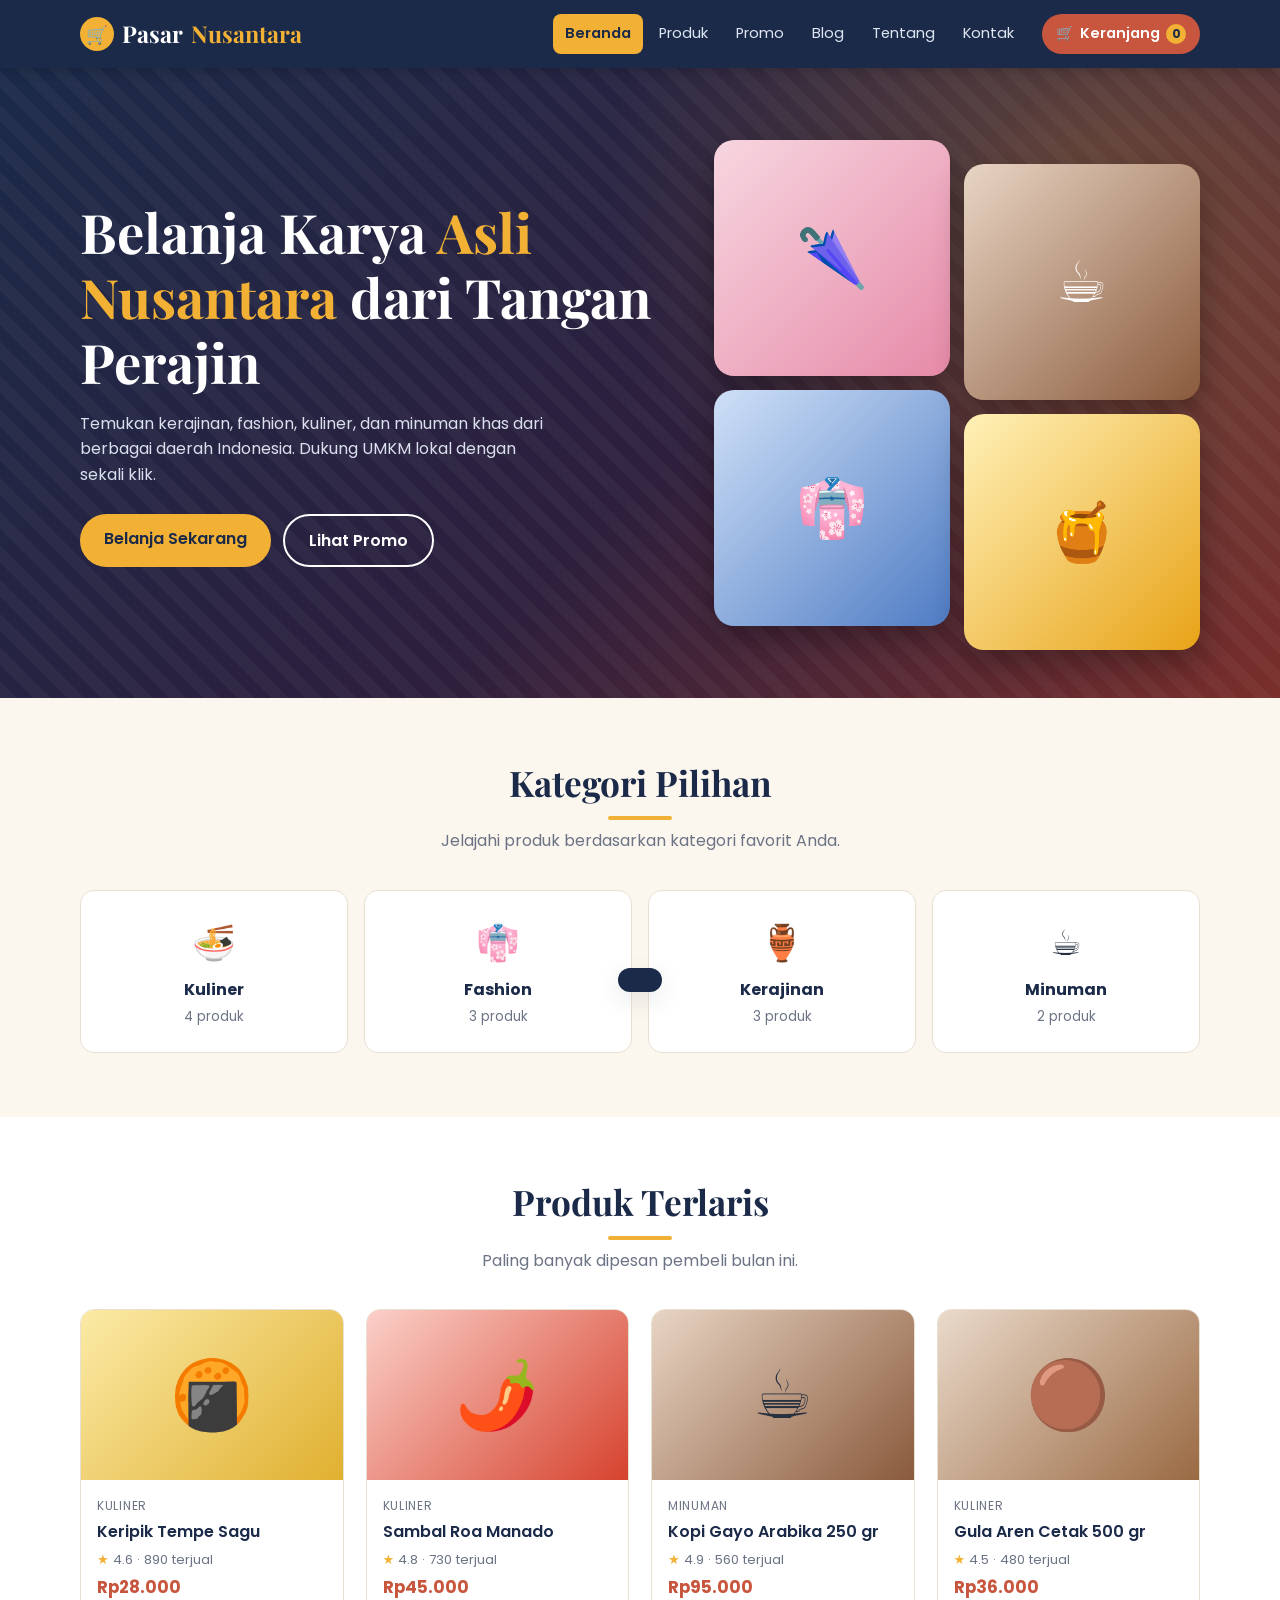
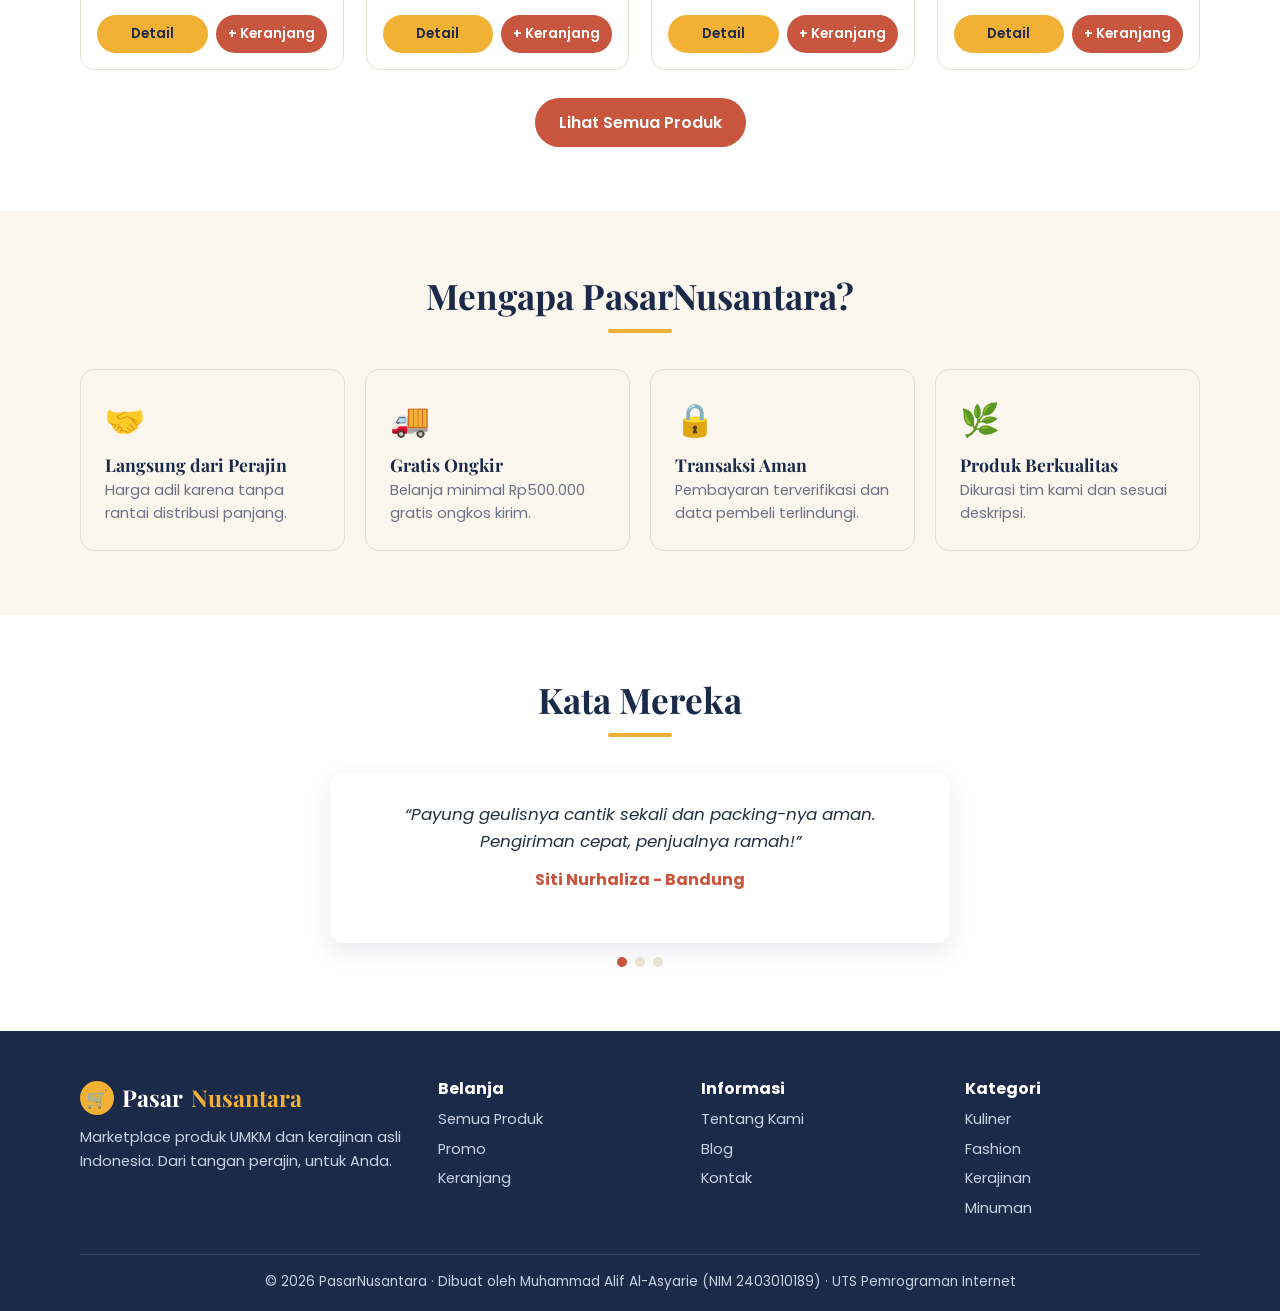
<file: Web_PasarNusantara/index.html>
<!DOCTYPE html>
<html lang="id">
<head>
  <meta charset="UTF-8">
  <meta name="viewport" content="width=device-width, initial-scale=1">
  <meta name="description" content="PasarNusantara - toko online produk UMKM dan kerajinan asli Indonesia.">
  <title>Beranda | PasarNusantara</title>
  <link rel="icon" href="data:image/svg+xml,%3Csvg xmlns='http://www.w3.org/2000/svg' viewBox='0 0 100 100'%3E%3Ccircle cx='50' cy='50' r='50' fill='%23f2b134'/%3E%3Ctext x='50' y='68' font-size='54' text-anchor='middle'%3E%F0%9F%9B%8D%3C/text%3E%3C/svg%3E">
  <link rel="preconnect" href="https://fonts.googleapis.com">
  <link href="https://fonts.googleapis.com/css2?family=Playfair+Display:wght@600;700&family=Poppins:wght@400;500;600&display=swap" rel="stylesheet">
  <link rel="stylesheet" href="css/style.css">
</head>
<body data-halaman="beranda">
  <header id="alif_header">
    <div class="alif_wadah alif_header_isi">
      <a class="alif_logo" href="index.html"><span class="alif_logo_ikon">🛒</span>Pasar<span>Nusantara</span></a>
      <nav id="alif_menu" aria-label="Menu utama">
        <a class="alif_menu_link" data-nav="beranda" href="index.html">Beranda</a>
        <a class="alif_menu_link" data-nav="produk" href="produk.html">Produk</a>
        <a class="alif_menu_link" data-nav="promo" href="promo.html">Promo</a>
        <a class="alif_menu_link" data-nav="blog" href="blog.html">Blog</a>
        <a class="alif_menu_link" data-nav="tentang" href="tentang.html">Tentang</a>
        <a class="alif_menu_link" data-nav="kontak" href="kontak.html">Kontak</a>
      </nav>
      <a class="alif_tombol_keranjang" href="keranjang.html" aria-label="Keranjang belanja">🛒 <span class="alif_teks_keranjang">Keranjang</span> <span id="alif_badge_keranjang">0</span></a>
      <button id="alif_burger" type="button" aria-label="Buka menu" aria-expanded="false">☰</button>
    </div>
  </header>



  <section class="alif_hero">
    <div class="alif_wadah alif_hero_isi">
      <div class="alif_hero_teks">
        <h1>Belanja Karya <em>Asli Nusantara</em> dari Tangan Perajin</h1>
        <p>Temukan kerajinan, fashion, kuliner, dan minuman khas dari berbagai daerah Indonesia. Dukung UMKM lokal dengan sekali klik.</p>
        <div class="alif_hero_tombol">
          <a class="alif_tombol alif_tombol_emas" href="produk.html">Belanja Sekarang</a>
          <a class="alif_tombol alif_tombol_garis" href="promo.html">Lihat Promo</a>
        </div>
      </div>
      <div class="alif_hero_gambar" aria-hidden="true">
        <div class="alif_hero_kotak" style="background:linear-gradient(135deg,#f7d6e0,#e68aa8)">🌂</div>
        <div class="alif_hero_kotak" style="background:linear-gradient(135deg,#e8d5c4,#8a5a3c)">☕</div>
        <div class="alif_hero_kotak" style="background:linear-gradient(135deg,#cfe0f7,#4f7cc4)">👘</div>
        <div class="alif_hero_kotak" style="background:linear-gradient(135deg,#fff1b8,#e8a317)">🍯</div>
      </div>
    </div>
  </section>

  <section class="alif_bagian">
    <div class="alif_wadah">
      <div class="alif_judul_bagian"><h2>Kategori Pilihan</h2><div class="alif_garis_emas"></div><p>Jelajahi produk berdasarkan kategori favorit Anda.</p></div>
      <div class="alif_grid_kategori" id="alif_grid_kategori"></div>
    </div>
  </section>

  <section class="alif_bagian alif_bagian_putih">
    <div class="alif_wadah">
      <div class="alif_judul_bagian"><h2>Produk Terlaris</h2><div class="alif_garis_emas"></div><p>Paling banyak dipesan pembeli bulan ini.</p></div>
      <div class="alif_grid_produk" id="alif_produk_unggulan"></div>
      <p style="text-align:center;margin-top:28px"><a class="alif_tombol" href="produk.html">Lihat Semua Produk</a></p>
    </div>
  </section>

  <section class="alif_bagian">
    <div class="alif_wadah">
      <div class="alif_judul_bagian"><h2>Mengapa PasarNusantara?</h2><div class="alif_garis_emas"></div></div>
      <div class="alif_grid_fitur">
        <div class="alif_kartu_fitur alif_muncul"><i>🤝</i><h3>Langsung dari Perajin</h3><p>Harga adil karena tanpa rantai distribusi panjang.</p></div>
        <div class="alif_kartu_fitur alif_muncul"><i>🚚</i><h3>Gratis Ongkir</h3><p>Belanja minimal Rp500.000 gratis ongkos kirim.</p></div>
        <div class="alif_kartu_fitur alif_muncul"><i>🔒</i><h3>Transaksi Aman</h3><p>Pembayaran terverifikasi dan data pembeli terlindungi.</p></div>
        <div class="alif_kartu_fitur alif_muncul"><i>🌿</i><h3>Produk Berkualitas</h3><p>Dikurasi tim kami dan sesuai deskripsi.</p></div>
      </div>
    </div>
  </section>

  <section class="alif_bagian alif_bagian_putih">
    <div class="alif_wadah">
      <div class="alif_judul_bagian"><h2>Kata Mereka</h2><div class="alif_garis_emas"></div></div>
      <div class="alif_testi" id="alif_testimoni" aria-live="polite"></div>
      <div class="alif_titik_slide" id="alif_titik_slide"></div>
    </div>
  </section>


  <footer id="alif_footer">
    <div class="alif_wadah">
      <div class="alif_footer_grid">
        <div><a class="alif_logo" href="index.html"><span class="alif_logo_ikon">🛒</span>Pasar<span>Nusantara</span></a>
          <p style="margin-top:10px;font-size:.92rem">Marketplace produk UMKM dan kerajinan asli Indonesia. Dari tangan perajin, untuk Anda.</p></div>
        <div><h4>Belanja</h4><ul><li><a href="produk.html">Semua Produk</a></li><li><a href="promo.html">Promo</a></li><li><a href="keranjang.html">Keranjang</a></li></ul></div>
        <div><h4>Informasi</h4><ul><li><a href="tentang.html">Tentang Kami</a></li><li><a href="blog.html">Blog</a></li><li><a href="kontak.html">Kontak</a></li></ul></div>
        <div><h4>Kategori</h4><ul><li><a href="produk.html?kategori=Kuliner">Kuliner</a></li><li><a href="produk.html?kategori=Fashion">Fashion</a></li><li><a href="produk.html?kategori=Kerajinan">Kerajinan</a></li><li><a href="produk.html?kategori=Minuman">Minuman</a></li></ul></div>
      </div>
      <p class="alif_hak_cipta">© <span id="alif_tahun">2026</span> PasarNusantara · Dibuat oleh Muhammad Alif Al-Asyarie (NIM 2403010189) · UTS Pemrograman Internet</p>
    </div>
  </footer>

  <button id="alif_naik" type="button" aria-label="Kembali ke atas">↑</button>
  <div id="alif_toast" role="status" aria-live="polite"></div>
  <script src="js/data.js"></script>
  <script src="js/app.js"></script>
</body>
</html>
</file>
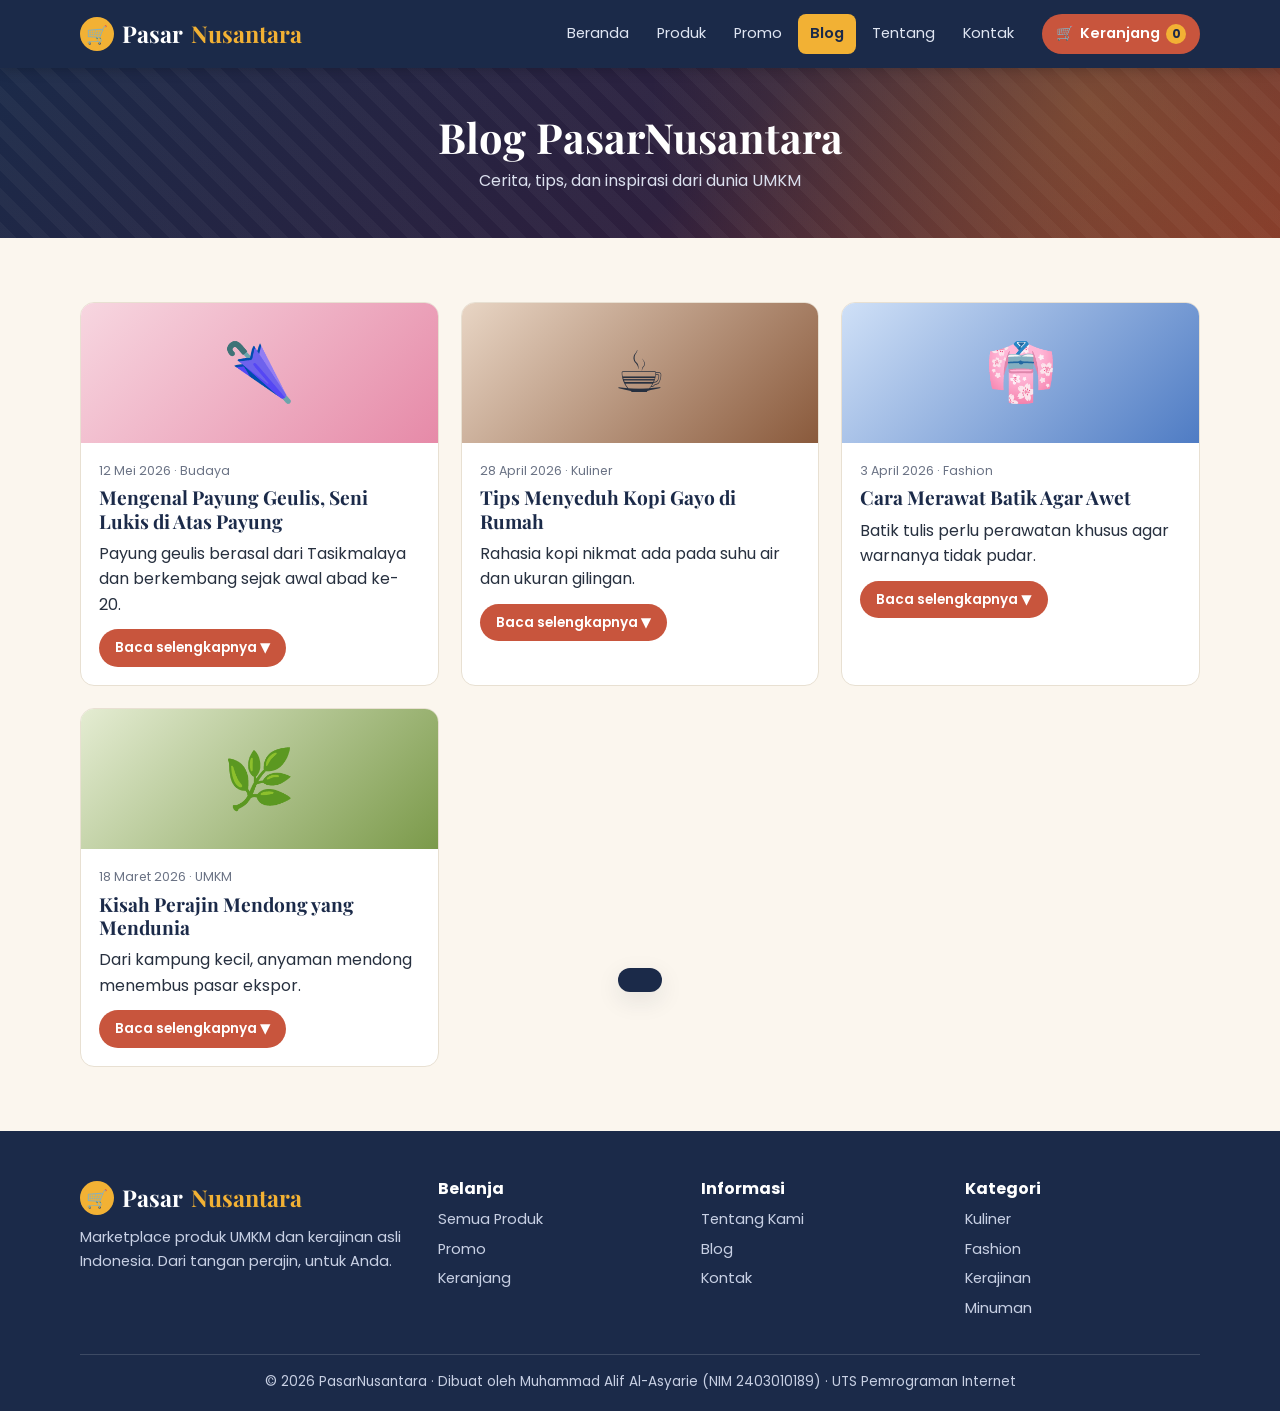
<file: Web_PasarNusantara/blog.html>
<!DOCTYPE html>
<html lang="id">
<head>
  <meta charset="UTF-8">
  <meta name="viewport" content="width=device-width, initial-scale=1">
  <meta name="description" content="PasarNusantara - toko online produk UMKM dan kerajinan asli Indonesia.">
  <title>Blog | PasarNusantara</title>
  <link rel="icon" href="data:image/svg+xml,%3Csvg xmlns='http://www.w3.org/2000/svg' viewBox='0 0 100 100'%3E%3Ccircle cx='50' cy='50' r='50' fill='%23f2b134'/%3E%3Ctext x='50' y='68' font-size='54' text-anchor='middle'%3E%F0%9F%9B%8D%3C/text%3E%3C/svg%3E">
  <link rel="preconnect" href="https://fonts.googleapis.com">
  <link href="https://fonts.googleapis.com/css2?family=Playfair+Display:wght@600;700&family=Poppins:wght@400;500;600&display=swap" rel="stylesheet">
  <link rel="stylesheet" href="css/style.css">
</head>
<body data-halaman="blog">
  <header id="alif_header">
    <div class="alif_wadah alif_header_isi">
      <a class="alif_logo" href="index.html"><span class="alif_logo_ikon">🛒</span>Pasar<span>Nusantara</span></a>
      <nav id="alif_menu" aria-label="Menu utama">
        <a class="alif_menu_link" data-nav="beranda" href="index.html">Beranda</a>
        <a class="alif_menu_link" data-nav="produk" href="produk.html">Produk</a>
        <a class="alif_menu_link" data-nav="promo" href="promo.html">Promo</a>
        <a class="alif_menu_link" data-nav="blog" href="blog.html">Blog</a>
        <a class="alif_menu_link" data-nav="tentang" href="tentang.html">Tentang</a>
        <a class="alif_menu_link" data-nav="kontak" href="kontak.html">Kontak</a>
      </nav>
      <a class="alif_tombol_keranjang" href="keranjang.html" aria-label="Keranjang belanja">🛒 <span class="alif_teks_keranjang">Keranjang</span> <span id="alif_badge_keranjang">0</span></a>
      <button id="alif_burger" type="button" aria-label="Buka menu" aria-expanded="false">☰</button>
    </div>
  </header>

<section class="alif_hero"><div class="alif_hero_kecil alif_wadah"><h1>Blog PasarNusantara</h1><p>Cerita, tips, dan inspirasi dari dunia UMKM</p></div></section>

  <section class="alif_bagian">
    <div class="alif_wadah"><div class="alif_grid_blog" id="alif_grid_blog">
      <article class="alif_kartu_blog alif_muncul">
        <div class="alif_gambar_blog" style="background:linear-gradient(135deg,#f7d6e0,#e68aa8)">🌂</div>
        <div class="alif_isi_blog"><div class="alif_meta">12 Mei 2026 · Budaya</div><h3>Mengenal Payung Geulis, Seni Lukis di Atas Payung</h3><p>Payung geulis berasal dari Tasikmalaya dan berkembang sejak awal abad ke-20.</p>
          <div class="alif_selengkapnya">Payung ini terbuat dari bambu dan kertas yang dilukis tangan dengan motif bunga. Dahulu dipakai wanita bangsawan, kini menjadi dekorasi dan suvenir khas yang terus dilestarikan perajin.</div>
          <button type="button" class="alif_tombol alif_tombol_kecil" style="margin-top:12px" data-baca="1">Baca selengkapnya ▼</button></div>
      </article>
      <article class="alif_kartu_blog alif_muncul">
        <div class="alif_gambar_blog" style="background:linear-gradient(135deg,#e8d5c4,#8a5a3c)">☕</div>
        <div class="alif_isi_blog"><div class="alif_meta">28 April 2026 · Kuliner</div><h3>Tips Menyeduh Kopi Gayo di Rumah</h3><p>Rahasia kopi nikmat ada pada suhu air dan ukuran gilingan.</p>
          <div class="alif_selengkapnya">Gunakan air sekitar 92-94 derajat Celsius, rasio 1:15 antara kopi dan air, dan gilingan sedang. Seduh dengan metode V60 atau French press untuk menonjolkan aroma khas Gayo.</div>
          <button type="button" class="alif_tombol alif_tombol_kecil" style="margin-top:12px" data-baca="1">Baca selengkapnya ▼</button></div>
      </article>
      <article class="alif_kartu_blog alif_muncul">
        <div class="alif_gambar_blog" style="background:linear-gradient(135deg,#cfe0f7,#4f7cc4)">👘</div>
        <div class="alif_isi_blog"><div class="alif_meta">3 April 2026 · Fashion</div><h3>Cara Merawat Batik Agar Awet</h3><p>Batik tulis perlu perawatan khusus agar warnanya tidak pudar.</p>
          <div class="alif_selengkapnya">Cuci dengan lerak atau sabun lembut, jangan diperas, dan jemur di tempat teduh. Setrika dari bagian dalam kain dengan suhu rendah, lalu simpan dengan kapur barus alami.</div>
          <button type="button" class="alif_tombol alif_tombol_kecil" style="margin-top:12px" data-baca="1">Baca selengkapnya ▼</button></div>
      </article>
      <article class="alif_kartu_blog alif_muncul">
        <div class="alif_gambar_blog" style="background:linear-gradient(135deg,#e4ecd2,#7b9a4a)">🌿</div>
        <div class="alif_isi_blog"><div class="alif_meta">18 Maret 2026 · UMKM</div><h3>Kisah Perajin Mendong yang Mendunia</h3><p>Dari kampung kecil, anyaman mendong menembus pasar ekspor.</p>
          <div class="alif_selengkapnya">Kelompok perajin perempuan di Tasikmalaya mengubah mendong menjadi tas dan tikar modern. Dengan pelatihan desain dan pemasaran digital, produk mereka kini dikirim ke berbagai daerah.</div>
          <button type="button" class="alif_tombol alif_tombol_kecil" style="margin-top:12px" data-baca="1">Baca selengkapnya ▼</button></div>
      </article>
    </div></div>
  </section>


  <footer id="alif_footer">
    <div class="alif_wadah">
      <div class="alif_footer_grid">
        <div><a class="alif_logo" href="index.html"><span class="alif_logo_ikon">🛒</span>Pasar<span>Nusantara</span></a>
          <p style="margin-top:10px;font-size:.92rem">Marketplace produk UMKM dan kerajinan asli Indonesia. Dari tangan perajin, untuk Anda.</p></div>
        <div><h4>Belanja</h4><ul><li><a href="produk.html">Semua Produk</a></li><li><a href="promo.html">Promo</a></li><li><a href="keranjang.html">Keranjang</a></li></ul></div>
        <div><h4>Informasi</h4><ul><li><a href="tentang.html">Tentang Kami</a></li><li><a href="blog.html">Blog</a></li><li><a href="kontak.html">Kontak</a></li></ul></div>
        <div><h4>Kategori</h4><ul><li><a href="produk.html?kategori=Kuliner">Kuliner</a></li><li><a href="produk.html?kategori=Fashion">Fashion</a></li><li><a href="produk.html?kategori=Kerajinan">Kerajinan</a></li><li><a href="produk.html?kategori=Minuman">Minuman</a></li></ul></div>
      </div>
      <p class="alif_hak_cipta">© <span id="alif_tahun">2026</span> PasarNusantara · Dibuat oleh Muhammad Alif Al-Asyarie (NIM 2403010189) · UTS Pemrograman Internet</p>
    </div>
  </footer>

  <button id="alif_naik" type="button" aria-label="Kembali ke atas">↑</button>
  <div id="alif_toast" role="status" aria-live="polite"></div>
  <script src="js/data.js"></script>
  <script src="js/app.js"></script>
</body>
</html>
</file>
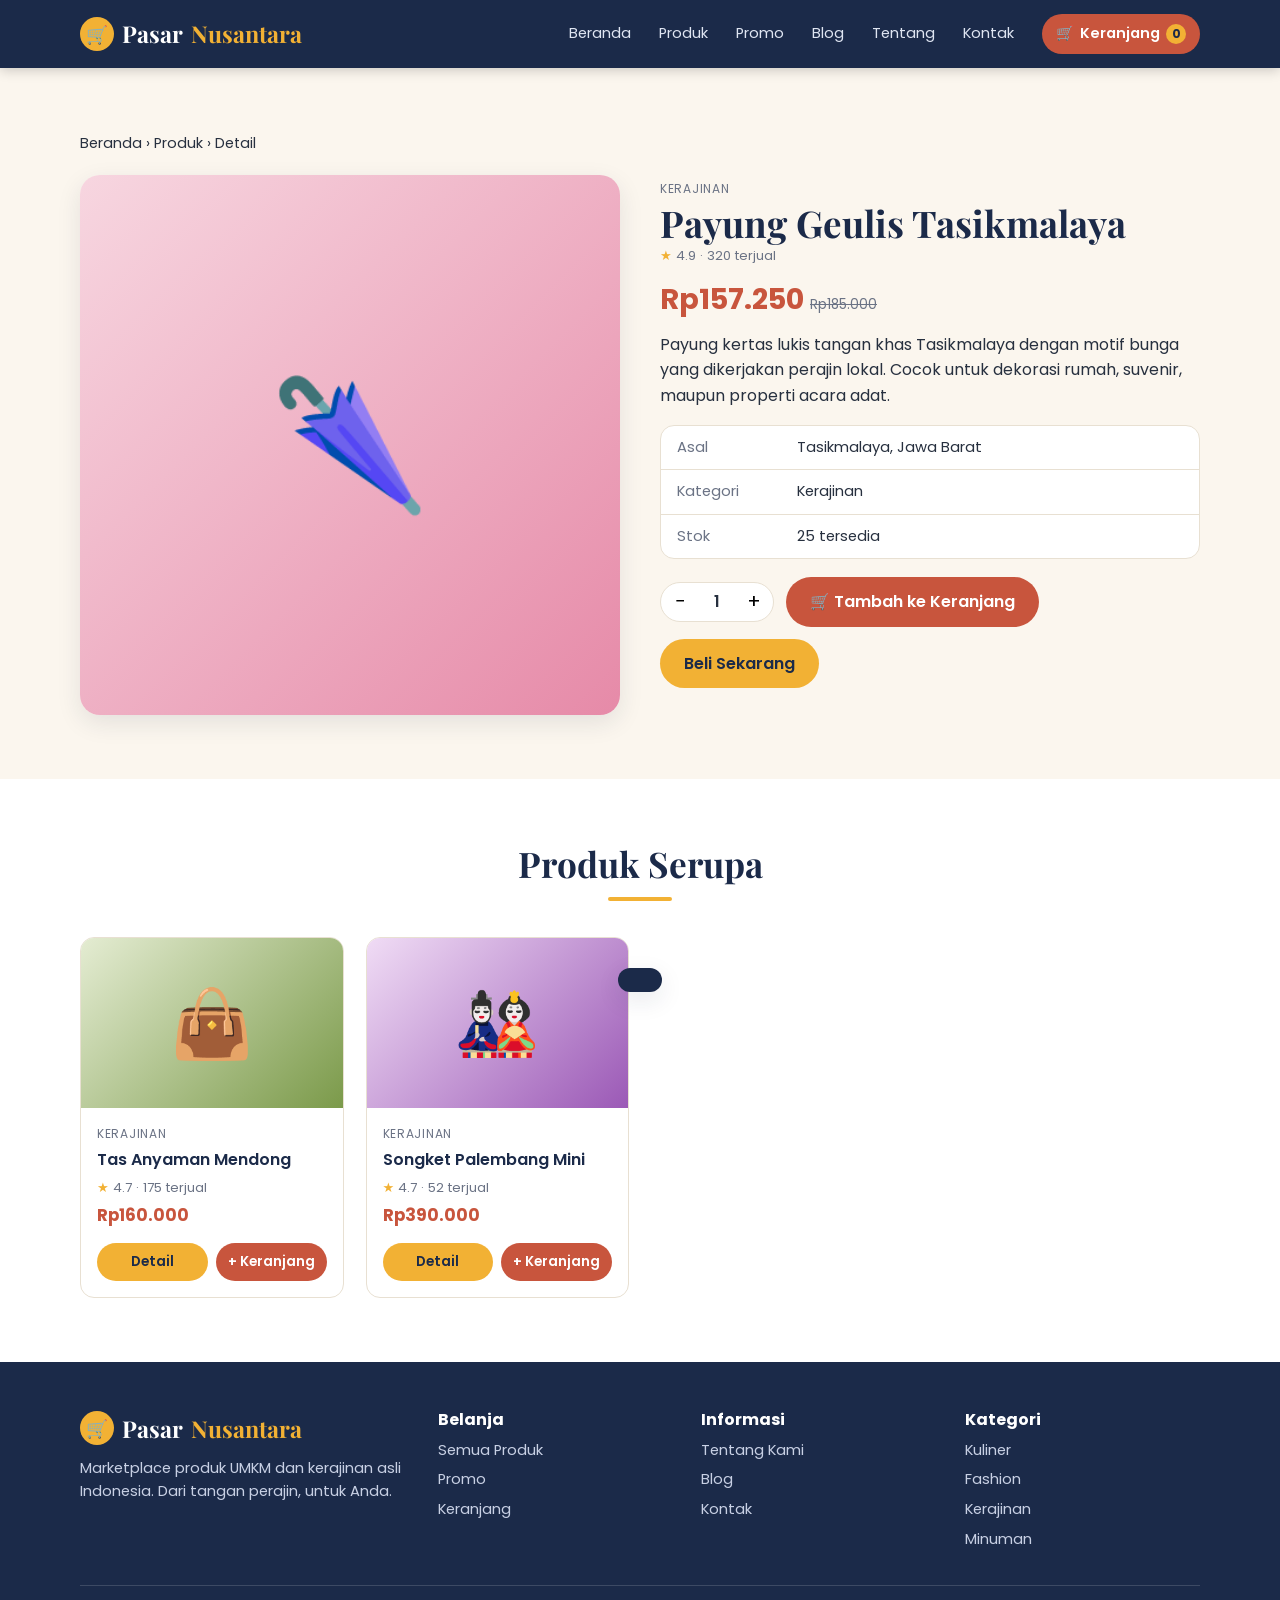
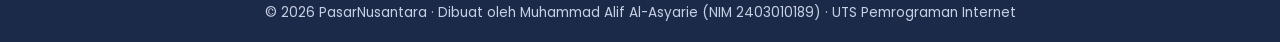
<file: Web_PasarNusantara/detail.html>
<!DOCTYPE html>
<html lang="id">
<head>
  <meta charset="UTF-8">
  <meta name="viewport" content="width=device-width, initial-scale=1">
  <meta name="description" content="PasarNusantara - toko online produk UMKM dan kerajinan asli Indonesia.">
  <title>Detail Produk | PasarNusantara</title>
  <link rel="icon" href="data:image/svg+xml,%3Csvg xmlns='http://www.w3.org/2000/svg' viewBox='0 0 100 100'%3E%3Ccircle cx='50' cy='50' r='50' fill='%23f2b134'/%3E%3Ctext x='50' y='68' font-size='54' text-anchor='middle'%3E%F0%9F%9B%8D%3C/text%3E%3C/svg%3E">
  <link rel="preconnect" href="https://fonts.googleapis.com">
  <link href="https://fonts.googleapis.com/css2?family=Playfair+Display:wght@600;700&family=Poppins:wght@400;500;600&display=swap" rel="stylesheet">
  <link rel="stylesheet" href="css/style.css">
</head>
<body data-halaman="detail">
  <header id="alif_header">
    <div class="alif_wadah alif_header_isi">
      <a class="alif_logo" href="index.html"><span class="alif_logo_ikon">🛒</span>Pasar<span>Nusantara</span></a>
      <nav id="alif_menu" aria-label="Menu utama">
        <a class="alif_menu_link" data-nav="beranda" href="index.html">Beranda</a>
        <a class="alif_menu_link" data-nav="produk" href="produk.html">Produk</a>
        <a class="alif_menu_link" data-nav="promo" href="promo.html">Promo</a>
        <a class="alif_menu_link" data-nav="blog" href="blog.html">Blog</a>
        <a class="alif_menu_link" data-nav="tentang" href="tentang.html">Tentang</a>
        <a class="alif_menu_link" data-nav="kontak" href="kontak.html">Kontak</a>
      </nav>
      <a class="alif_tombol_keranjang" href="keranjang.html" aria-label="Keranjang belanja">🛒 <span class="alif_teks_keranjang">Keranjang</span> <span id="alif_badge_keranjang">0</span></a>
      <button id="alif_burger" type="button" aria-label="Buka menu" aria-expanded="false">☰</button>
    </div>
  </header>



  <section class="alif_bagian">
    <div class="alif_wadah">
      <p style="margin-bottom:20px;font-size:.9rem"><a href="index.html">Beranda</a> › <a href="produk.html">Produk</a> › Detail</p>
      <div class="alif_detail" id="alif_detail_wadah"></div>
    </div>
  </section>
  <section class="alif_bagian alif_bagian_putih">
    <div class="alif_wadah">
      <div class="alif_judul_bagian"><h2>Produk Serupa</h2><div class="alif_garis_emas"></div></div>
      <div class="alif_grid_produk" id="alif_produk_serupa"></div>
    </div>
  </section>


  <footer id="alif_footer">
    <div class="alif_wadah">
      <div class="alif_footer_grid">
        <div><a class="alif_logo" href="index.html"><span class="alif_logo_ikon">🛒</span>Pasar<span>Nusantara</span></a>
          <p style="margin-top:10px;font-size:.92rem">Marketplace produk UMKM dan kerajinan asli Indonesia. Dari tangan perajin, untuk Anda.</p></div>
        <div><h4>Belanja</h4><ul><li><a href="produk.html">Semua Produk</a></li><li><a href="promo.html">Promo</a></li><li><a href="keranjang.html">Keranjang</a></li></ul></div>
        <div><h4>Informasi</h4><ul><li><a href="tentang.html">Tentang Kami</a></li><li><a href="blog.html">Blog</a></li><li><a href="kontak.html">Kontak</a></li></ul></div>
        <div><h4>Kategori</h4><ul><li><a href="produk.html?kategori=Kuliner">Kuliner</a></li><li><a href="produk.html?kategori=Fashion">Fashion</a></li><li><a href="produk.html?kategori=Kerajinan">Kerajinan</a></li><li><a href="produk.html?kategori=Minuman">Minuman</a></li></ul></div>
      </div>
      <p class="alif_hak_cipta">© <span id="alif_tahun">2026</span> PasarNusantara · Dibuat oleh Muhammad Alif Al-Asyarie (NIM 2403010189) · UTS Pemrograman Internet</p>
    </div>
  </footer>

  <button id="alif_naik" type="button" aria-label="Kembali ke atas">↑</button>
  <div id="alif_toast" role="status" aria-live="polite"></div>
  <script src="js/data.js"></script>
  <script src="js/app.js"></script>
</body>
</html>
</file>
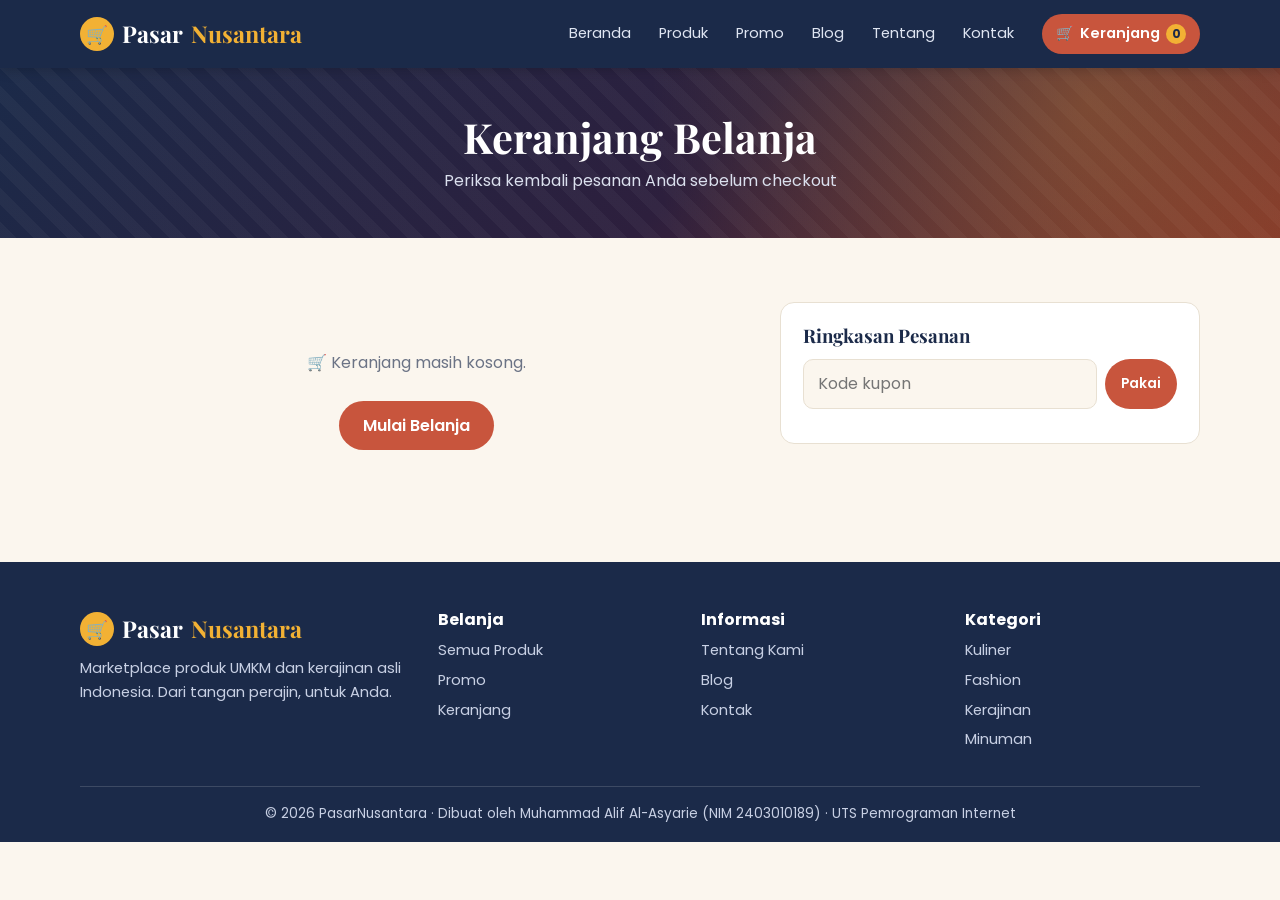
<file: Web_PasarNusantara/keranjang.html>
<!DOCTYPE html>
<html lang="id">
<head>
  <meta charset="UTF-8">
  <meta name="viewport" content="width=device-width, initial-scale=1">
  <meta name="description" content="PasarNusantara - toko online produk UMKM dan kerajinan asli Indonesia.">
  <title>Keranjang Belanja | PasarNusantara</title>
  <link rel="icon" href="data:image/svg+xml,%3Csvg xmlns='http://www.w3.org/2000/svg' viewBox='0 0 100 100'%3E%3Ccircle cx='50' cy='50' r='50' fill='%23f2b134'/%3E%3Ctext x='50' y='68' font-size='54' text-anchor='middle'%3E%F0%9F%9B%8D%3C/text%3E%3C/svg%3E">
  <link rel="preconnect" href="https://fonts.googleapis.com">
  <link href="https://fonts.googleapis.com/css2?family=Playfair+Display:wght@600;700&family=Poppins:wght@400;500;600&display=swap" rel="stylesheet">
  <link rel="stylesheet" href="css/style.css">
</head>
<body data-halaman="keranjang">
  <header id="alif_header">
    <div class="alif_wadah alif_header_isi">
      <a class="alif_logo" href="index.html"><span class="alif_logo_ikon">🛒</span>Pasar<span>Nusantara</span></a>
      <nav id="alif_menu" aria-label="Menu utama">
        <a class="alif_menu_link" data-nav="beranda" href="index.html">Beranda</a>
        <a class="alif_menu_link" data-nav="produk" href="produk.html">Produk</a>
        <a class="alif_menu_link" data-nav="promo" href="promo.html">Promo</a>
        <a class="alif_menu_link" data-nav="blog" href="blog.html">Blog</a>
        <a class="alif_menu_link" data-nav="tentang" href="tentang.html">Tentang</a>
        <a class="alif_menu_link" data-nav="kontak" href="kontak.html">Kontak</a>
      </nav>
      <a class="alif_tombol_keranjang" href="keranjang.html" aria-label="Keranjang belanja">🛒 <span class="alif_teks_keranjang">Keranjang</span> <span id="alif_badge_keranjang">0</span></a>
      <button id="alif_burger" type="button" aria-label="Buka menu" aria-expanded="false">☰</button>
    </div>
  </header>

<section class="alif_hero"><div class="alif_hero_kecil alif_wadah"><h1>Keranjang Belanja</h1><p>Periksa kembali pesanan Anda sebelum checkout</p></div></section>

  <section class="alif_bagian">
    <div class="alif_wadah alif_keranjang">
      <div id="alif_daftar_keranjang"></div>
      <aside>
        <div class="alif_ringkasan">
          <h3>Ringkasan Pesanan</h3>
          <div class="alif_baris_kupon"><input id="alif_kode_kupon" placeholder="Kode kupon" aria-label="Kode kupon"><button type="button" class="alif_tombol alif_tombol_kecil" id="alif_pakai_kupon">Pakai</button></div>
          <div id="alif_ringkasan_isi"></div>
          <form id="alif_form_checkout" novalidate style="margin-top:14px">
            <div class="alif_grup"><label for="alif_nama_penerima">Nama penerima</label><input id="alif_nama_penerima" autocomplete="name"><span class="alif_galat" id="alif_nama_penerima_err"></span></div>
            <div class="alif_grup"><label for="alif_telp">No. HP</label><input id="alif_telp" inputmode="tel" placeholder="081234567890"><span class="alif_galat" id="alif_telp_err"></span></div>
            <div class="alif_grup"><label for="alif_alamat">Alamat lengkap</label><textarea id="alif_alamat" style="min-height:80px"></textarea><span class="alif_galat" id="alif_alamat_err"></span></div>
            <div class="alif_grup"><label for="alif_metode">Metode pembayaran</label><select id="alif_metode"><option>Transfer Bank</option><option>QRIS</option><option>E-Wallet</option><option>Bayar di Tempat (COD)</option></select></div>
            <button class="alif_tombol alif_tombol_penuh" type="submit">Checkout Sekarang</button>
          </form>
        </div>
      </aside>
    </div>
  </section>


  <footer id="alif_footer">
    <div class="alif_wadah">
      <div class="alif_footer_grid">
        <div><a class="alif_logo" href="index.html"><span class="alif_logo_ikon">🛒</span>Pasar<span>Nusantara</span></a>
          <p style="margin-top:10px;font-size:.92rem">Marketplace produk UMKM dan kerajinan asli Indonesia. Dari tangan perajin, untuk Anda.</p></div>
        <div><h4>Belanja</h4><ul><li><a href="produk.html">Semua Produk</a></li><li><a href="promo.html">Promo</a></li><li><a href="keranjang.html">Keranjang</a></li></ul></div>
        <div><h4>Informasi</h4><ul><li><a href="tentang.html">Tentang Kami</a></li><li><a href="blog.html">Blog</a></li><li><a href="kontak.html">Kontak</a></li></ul></div>
        <div><h4>Kategori</h4><ul><li><a href="produk.html?kategori=Kuliner">Kuliner</a></li><li><a href="produk.html?kategori=Fashion">Fashion</a></li><li><a href="produk.html?kategori=Kerajinan">Kerajinan</a></li><li><a href="produk.html?kategori=Minuman">Minuman</a></li></ul></div>
      </div>
      <p class="alif_hak_cipta">© <span id="alif_tahun">2026</span> PasarNusantara · Dibuat oleh Muhammad Alif Al-Asyarie (NIM 2403010189) · UTS Pemrograman Internet</p>
    </div>
  </footer>

  <button id="alif_naik" type="button" aria-label="Kembali ke atas">↑</button>
  <div id="alif_toast" role="status" aria-live="polite"></div>
  <script src="js/data.js"></script>
  <script src="js/app.js"></script>
</body>
</html>
</file>
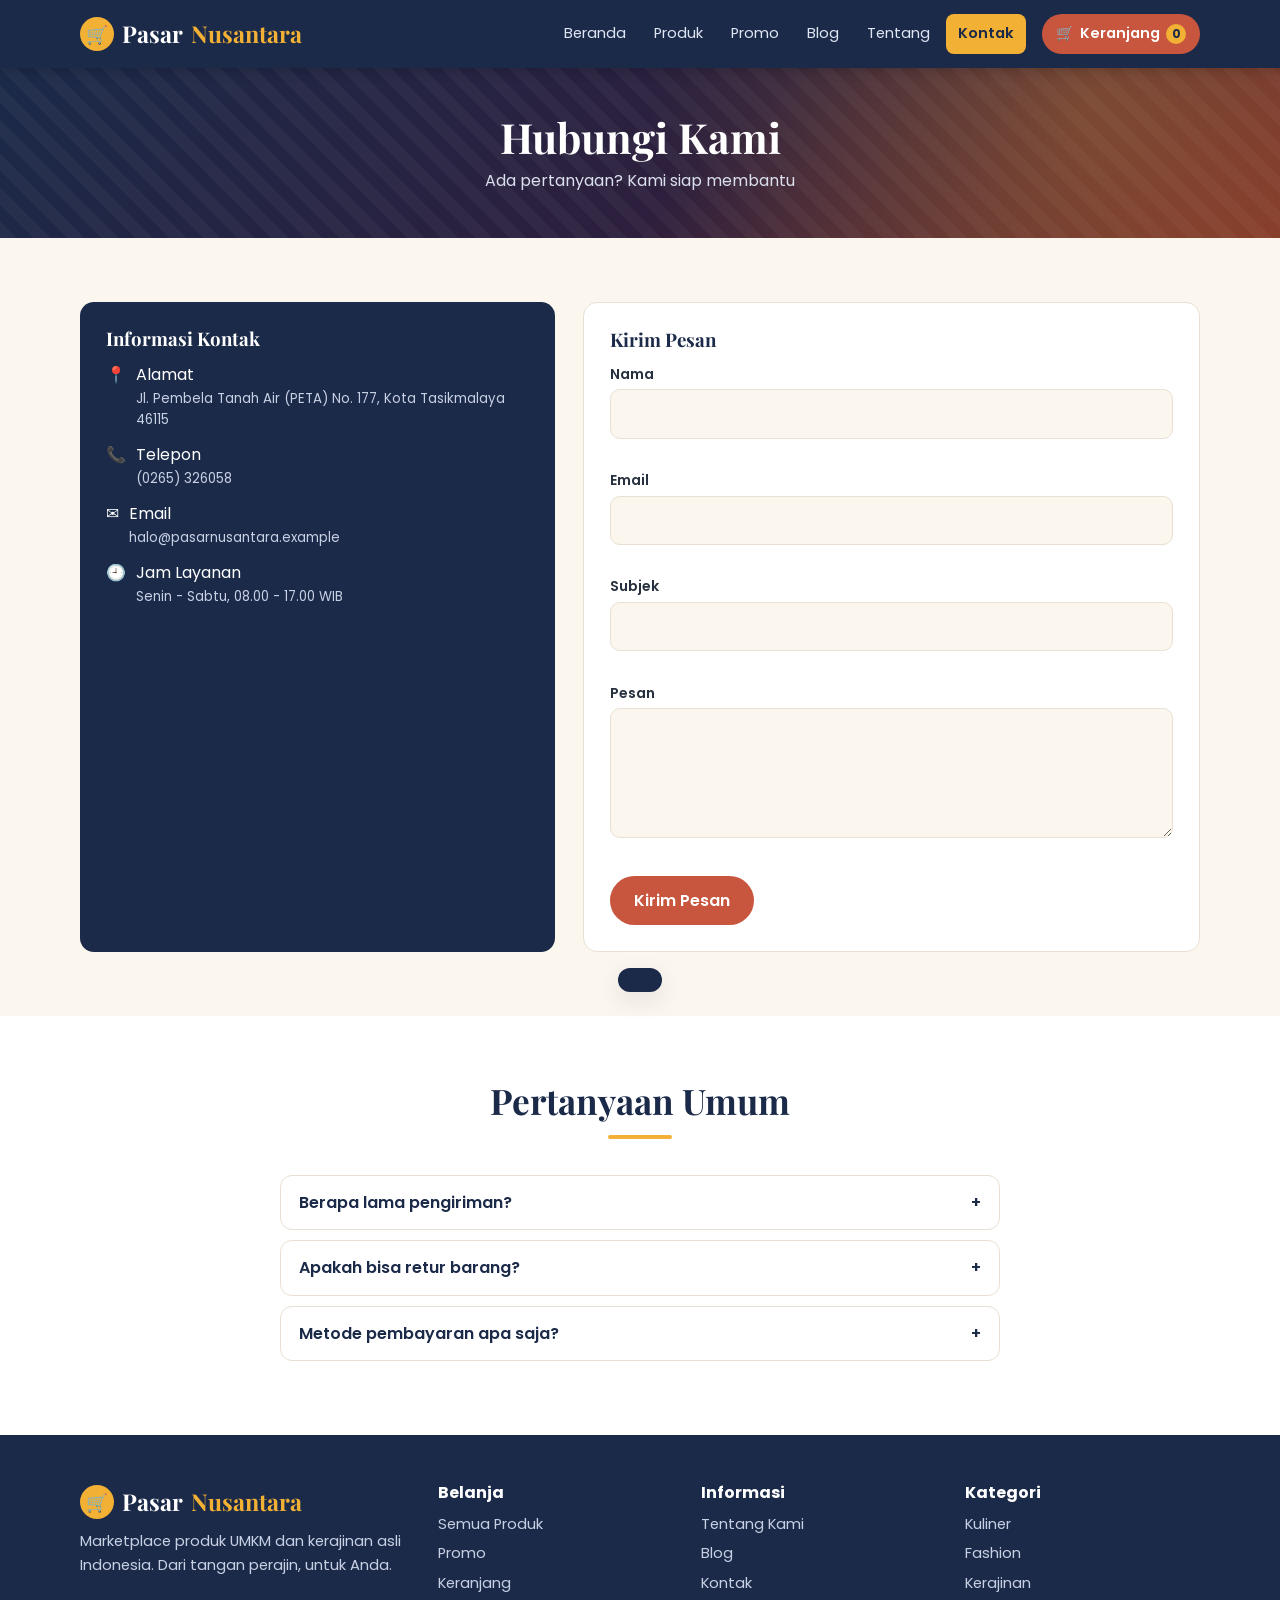
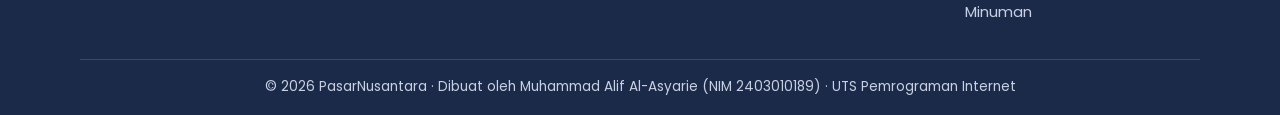
<file: Web_PasarNusantara/kontak.html>
<!DOCTYPE html>
<html lang="id">
<head>
  <meta charset="UTF-8">
  <meta name="viewport" content="width=device-width, initial-scale=1">
  <meta name="description" content="PasarNusantara - toko online produk UMKM dan kerajinan asli Indonesia.">
  <title>Kontak | PasarNusantara</title>
  <link rel="icon" href="data:image/svg+xml,%3Csvg xmlns='http://www.w3.org/2000/svg' viewBox='0 0 100 100'%3E%3Ccircle cx='50' cy='50' r='50' fill='%23f2b134'/%3E%3Ctext x='50' y='68' font-size='54' text-anchor='middle'%3E%F0%9F%9B%8D%3C/text%3E%3C/svg%3E">
  <link rel="preconnect" href="https://fonts.googleapis.com">
  <link href="https://fonts.googleapis.com/css2?family=Playfair+Display:wght@600;700&family=Poppins:wght@400;500;600&display=swap" rel="stylesheet">
  <link rel="stylesheet" href="css/style.css">
</head>
<body data-halaman="kontak">
  <header id="alif_header">
    <div class="alif_wadah alif_header_isi">
      <a class="alif_logo" href="index.html"><span class="alif_logo_ikon">🛒</span>Pasar<span>Nusantara</span></a>
      <nav id="alif_menu" aria-label="Menu utama">
        <a class="alif_menu_link" data-nav="beranda" href="index.html">Beranda</a>
        <a class="alif_menu_link" data-nav="produk" href="produk.html">Produk</a>
        <a class="alif_menu_link" data-nav="promo" href="promo.html">Promo</a>
        <a class="alif_menu_link" data-nav="blog" href="blog.html">Blog</a>
        <a class="alif_menu_link" data-nav="tentang" href="tentang.html">Tentang</a>
        <a class="alif_menu_link" data-nav="kontak" href="kontak.html">Kontak</a>
      </nav>
      <a class="alif_tombol_keranjang" href="keranjang.html" aria-label="Keranjang belanja">🛒 <span class="alif_teks_keranjang">Keranjang</span> <span id="alif_badge_keranjang">0</span></a>
      <button id="alif_burger" type="button" aria-label="Buka menu" aria-expanded="false">☰</button>
    </div>
  </header>

<section class="alif_hero"><div class="alif_hero_kecil alif_wadah"><h1>Hubungi Kami</h1><p>Ada pertanyaan? Kami siap membantu</p></div></section>

  <section class="alif_bagian">
    <div class="alif_wadah alif_kontak_grid">
      <div class="alif_kartu_info">
        <h3>Informasi Kontak</h3>
        <ul>
          <li>📍<div>Alamat<small>Jl. Pembela Tanah Air (PETA) No. 177, Kota Tasikmalaya 46115</small></div></li>
          <li>📞<div>Telepon<small>(0265) 326058</small></div></li>
          <li>✉️<div>Email<small>halo@pasarnusantara.example</small></div></li>
          <li>🕘<div>Jam Layanan<small>Senin - Sabtu, 08.00 - 17.00 WIB</small></div></li>
        </ul>
      </div>
      <div class="alif_form">
        <h3 style="margin-bottom:12px">Kirim Pesan</h3>
        <div class="alif_sukses" id="alif_notif_kontak" style="display:none" role="status"></div>
        <form id="alif_form_kontak" novalidate>
          <div class="alif_grup"><label for="alif_nama">Nama</label><input id="alif_nama" autocomplete="name"><span class="alif_galat" id="alif_nama_err"></span></div>
          <div class="alif_grup"><label for="alif_email">Email</label><input id="alif_email" type="email" autocomplete="email"><span class="alif_galat" id="alif_email_err"></span></div>
          <div class="alif_grup"><label for="alif_subjek">Subjek</label><input id="alif_subjek"><span class="alif_galat" id="alif_subjek_err"></span></div>
          <div class="alif_grup"><label for="alif_pesan">Pesan</label><textarea id="alif_pesan"></textarea><span class="alif_galat" id="alif_pesan_err"></span></div>
          <button class="alif_tombol" type="submit">Kirim Pesan</button>
        </form>
      </div>
    </div>
  </section>
  <section class="alif_bagian alif_bagian_putih">
    <div class="alif_wadah" style="max-width:760px">
      <div class="alif_judul_bagian"><h2>Pertanyaan Umum</h2><div class="alif_garis_emas"></div></div>
      <div id="alif_faq">
        <div class="alif_faq_item"><button type="button" class="alif_faq_tanya">Berapa lama pengiriman? <span>+</span></button><div class="alif_faq_jawab">Pulau Jawa 2-4 hari kerja, luar Jawa 4-8 hari kerja tergantung ekspedisi.</div></div>
        <div class="alif_faq_item"><button type="button" class="alif_faq_tanya">Apakah bisa retur barang? <span>+</span></button><div class="alif_faq_jawab">Bisa, maksimal 3 hari setelah barang diterima dengan video unboxing sebagai bukti.</div></div>
        <div class="alif_faq_item"><button type="button" class="alif_faq_tanya">Metode pembayaran apa saja? <span>+</span></button><div class="alif_faq_jawab">Transfer bank, QRIS, e-wallet, dan bayar di tempat (COD) untuk wilayah tertentu.</div></div>
      </div>
    </div>
  </section>


  <footer id="alif_footer">
    <div class="alif_wadah">
      <div class="alif_footer_grid">
        <div><a class="alif_logo" href="index.html"><span class="alif_logo_ikon">🛒</span>Pasar<span>Nusantara</span></a>
          <p style="margin-top:10px;font-size:.92rem">Marketplace produk UMKM dan kerajinan asli Indonesia. Dari tangan perajin, untuk Anda.</p></div>
        <div><h4>Belanja</h4><ul><li><a href="produk.html">Semua Produk</a></li><li><a href="promo.html">Promo</a></li><li><a href="keranjang.html">Keranjang</a></li></ul></div>
        <div><h4>Informasi</h4><ul><li><a href="tentang.html">Tentang Kami</a></li><li><a href="blog.html">Blog</a></li><li><a href="kontak.html">Kontak</a></li></ul></div>
        <div><h4>Kategori</h4><ul><li><a href="produk.html?kategori=Kuliner">Kuliner</a></li><li><a href="produk.html?kategori=Fashion">Fashion</a></li><li><a href="produk.html?kategori=Kerajinan">Kerajinan</a></li><li><a href="produk.html?kategori=Minuman">Minuman</a></li></ul></div>
      </div>
      <p class="alif_hak_cipta">© <span id="alif_tahun">2026</span> PasarNusantara · Dibuat oleh Muhammad Alif Al-Asyarie (NIM 2403010189) · UTS Pemrograman Internet</p>
    </div>
  </footer>

  <button id="alif_naik" type="button" aria-label="Kembali ke atas">↑</button>
  <div id="alif_toast" role="status" aria-live="polite"></div>
  <script src="js/data.js"></script>
  <script src="js/app.js"></script>
</body>
</html>
</file>
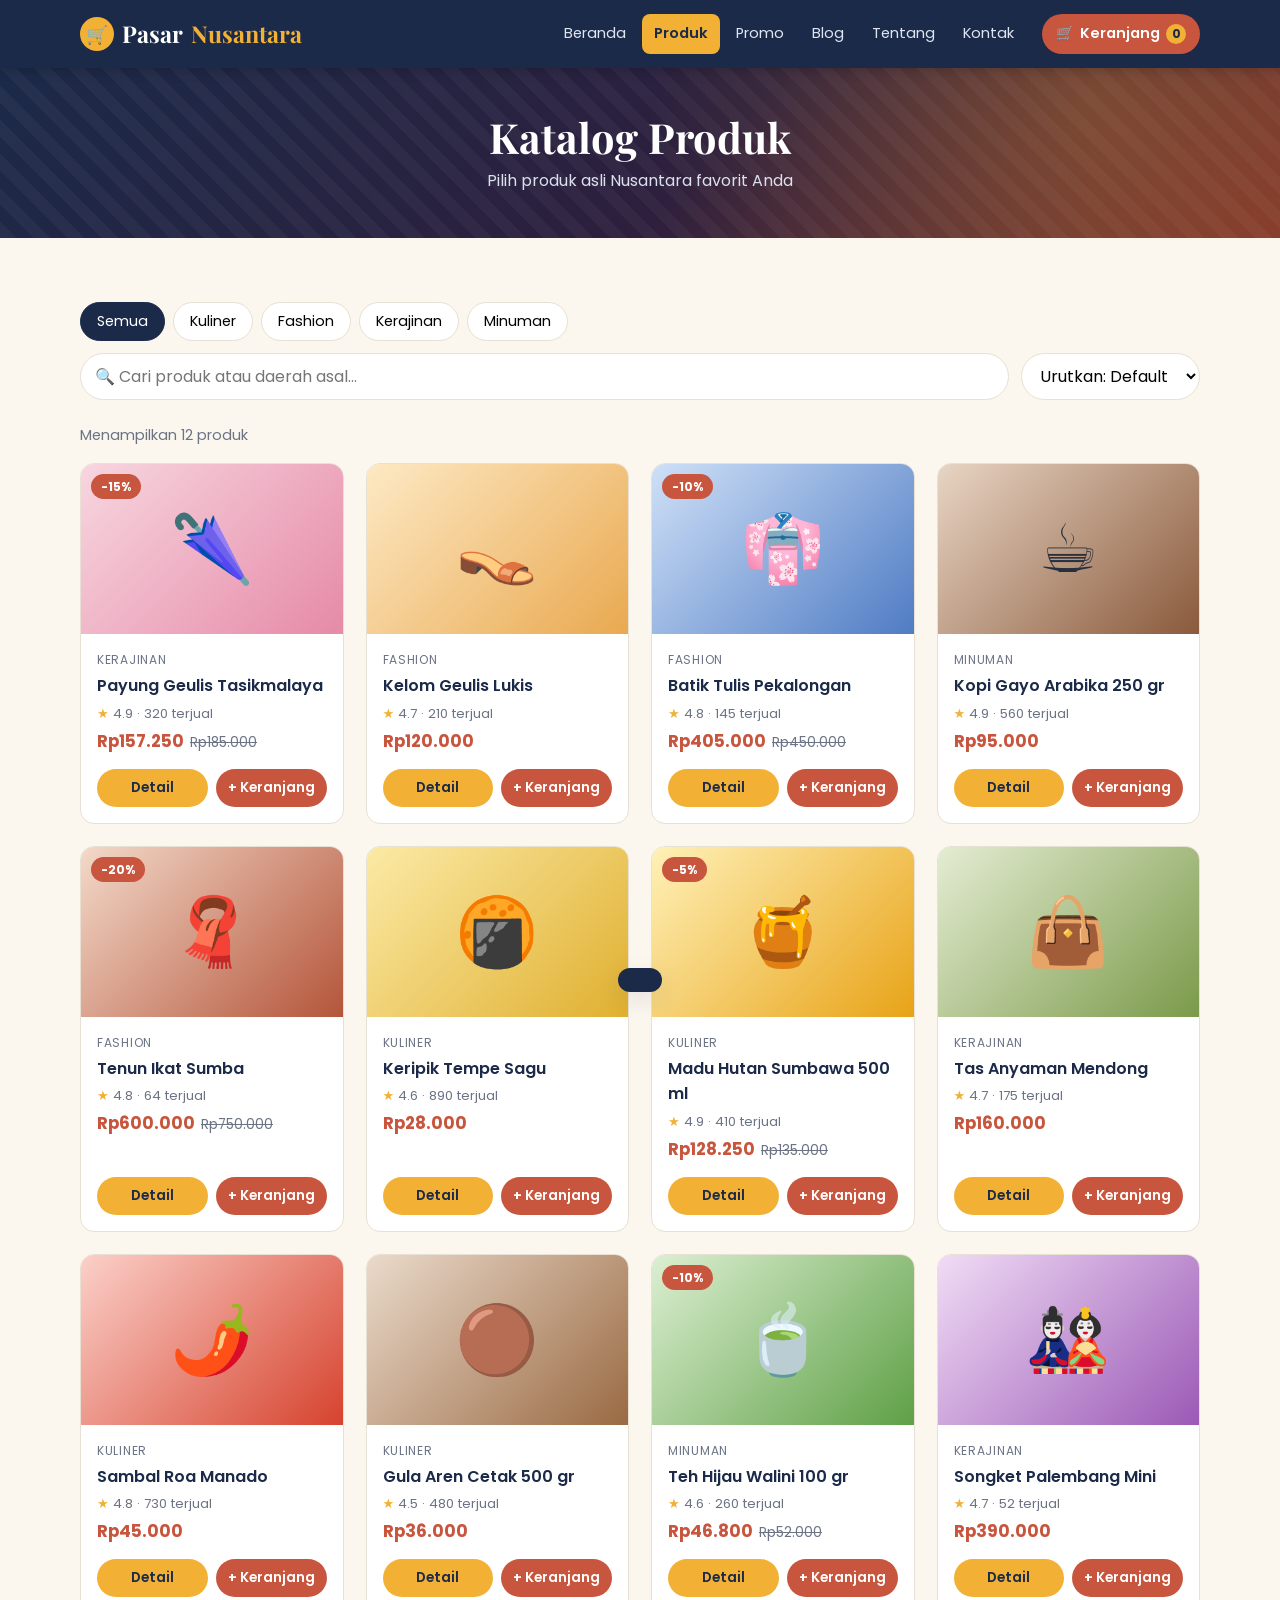
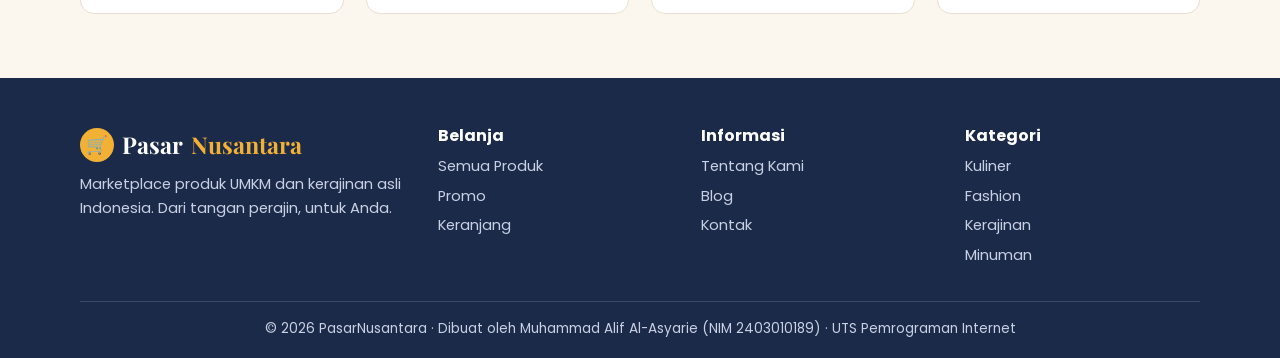
<file: Web_PasarNusantara/produk.html>
<!DOCTYPE html>
<html lang="id">
<head>
  <meta charset="UTF-8">
  <meta name="viewport" content="width=device-width, initial-scale=1">
  <meta name="description" content="PasarNusantara - toko online produk UMKM dan kerajinan asli Indonesia.">
  <title>Katalog Produk | PasarNusantara</title>
  <link rel="icon" href="data:image/svg+xml,%3Csvg xmlns='http://www.w3.org/2000/svg' viewBox='0 0 100 100'%3E%3Ccircle cx='50' cy='50' r='50' fill='%23f2b134'/%3E%3Ctext x='50' y='68' font-size='54' text-anchor='middle'%3E%F0%9F%9B%8D%3C/text%3E%3C/svg%3E">
  <link rel="preconnect" href="https://fonts.googleapis.com">
  <link href="https://fonts.googleapis.com/css2?family=Playfair+Display:wght@600;700&family=Poppins:wght@400;500;600&display=swap" rel="stylesheet">
  <link rel="stylesheet" href="css/style.css">
</head>
<body data-halaman="produk">
  <header id="alif_header">
    <div class="alif_wadah alif_header_isi">
      <a class="alif_logo" href="index.html"><span class="alif_logo_ikon">🛒</span>Pasar<span>Nusantara</span></a>
      <nav id="alif_menu" aria-label="Menu utama">
        <a class="alif_menu_link" data-nav="beranda" href="index.html">Beranda</a>
        <a class="alif_menu_link" data-nav="produk" href="produk.html">Produk</a>
        <a class="alif_menu_link" data-nav="promo" href="promo.html">Promo</a>
        <a class="alif_menu_link" data-nav="blog" href="blog.html">Blog</a>
        <a class="alif_menu_link" data-nav="tentang" href="tentang.html">Tentang</a>
        <a class="alif_menu_link" data-nav="kontak" href="kontak.html">Kontak</a>
      </nav>
      <a class="alif_tombol_keranjang" href="keranjang.html" aria-label="Keranjang belanja">🛒 <span class="alif_teks_keranjang">Keranjang</span> <span id="alif_badge_keranjang">0</span></a>
      <button id="alif_burger" type="button" aria-label="Buka menu" aria-expanded="false">☰</button>
    </div>
  </header>

<section class="alif_hero"><div class="alif_hero_kecil alif_wadah"><h1>Katalog Produk</h1><p>Pilih produk asli Nusantara favorit Anda</p></div></section>

  <section class="alif_bagian">
    <div class="alif_wadah">
      <div class="alif_filter" id="alif_filter"></div>
      <div class="alif_toolbar">
        <input id="alif_cari" type="search" placeholder="🔍 Cari produk atau daerah asal..." aria-label="Cari produk">
        <select id="alif_urut" aria-label="Urutkan produk">
          <option value="default">Urutkan: Default</option>
          <option value="laris">Terlaris</option>
          <option value="rating">Rating Tertinggi</option>
          <option value="murah">Harga Terendah</option>
          <option value="mahal">Harga Tertinggi</option>
        </select>
      </div>
      <p id="alif_info_hasil"></p>
      <div class="alif_grid_produk" id="alif_daftar_produk"></div>
    </div>
  </section>


  <footer id="alif_footer">
    <div class="alif_wadah">
      <div class="alif_footer_grid">
        <div><a class="alif_logo" href="index.html"><span class="alif_logo_ikon">🛒</span>Pasar<span>Nusantara</span></a>
          <p style="margin-top:10px;font-size:.92rem">Marketplace produk UMKM dan kerajinan asli Indonesia. Dari tangan perajin, untuk Anda.</p></div>
        <div><h4>Belanja</h4><ul><li><a href="produk.html">Semua Produk</a></li><li><a href="promo.html">Promo</a></li><li><a href="keranjang.html">Keranjang</a></li></ul></div>
        <div><h4>Informasi</h4><ul><li><a href="tentang.html">Tentang Kami</a></li><li><a href="blog.html">Blog</a></li><li><a href="kontak.html">Kontak</a></li></ul></div>
        <div><h4>Kategori</h4><ul><li><a href="produk.html?kategori=Kuliner">Kuliner</a></li><li><a href="produk.html?kategori=Fashion">Fashion</a></li><li><a href="produk.html?kategori=Kerajinan">Kerajinan</a></li><li><a href="produk.html?kategori=Minuman">Minuman</a></li></ul></div>
      </div>
      <p class="alif_hak_cipta">© <span id="alif_tahun">2026</span> PasarNusantara · Dibuat oleh Muhammad Alif Al-Asyarie (NIM 2403010189) · UTS Pemrograman Internet</p>
    </div>
  </footer>

  <button id="alif_naik" type="button" aria-label="Kembali ke atas">↑</button>
  <div id="alif_toast" role="status" aria-live="polite"></div>
  <script src="js/data.js"></script>
  <script src="js/app.js"></script>
</body>
</html>
</file>
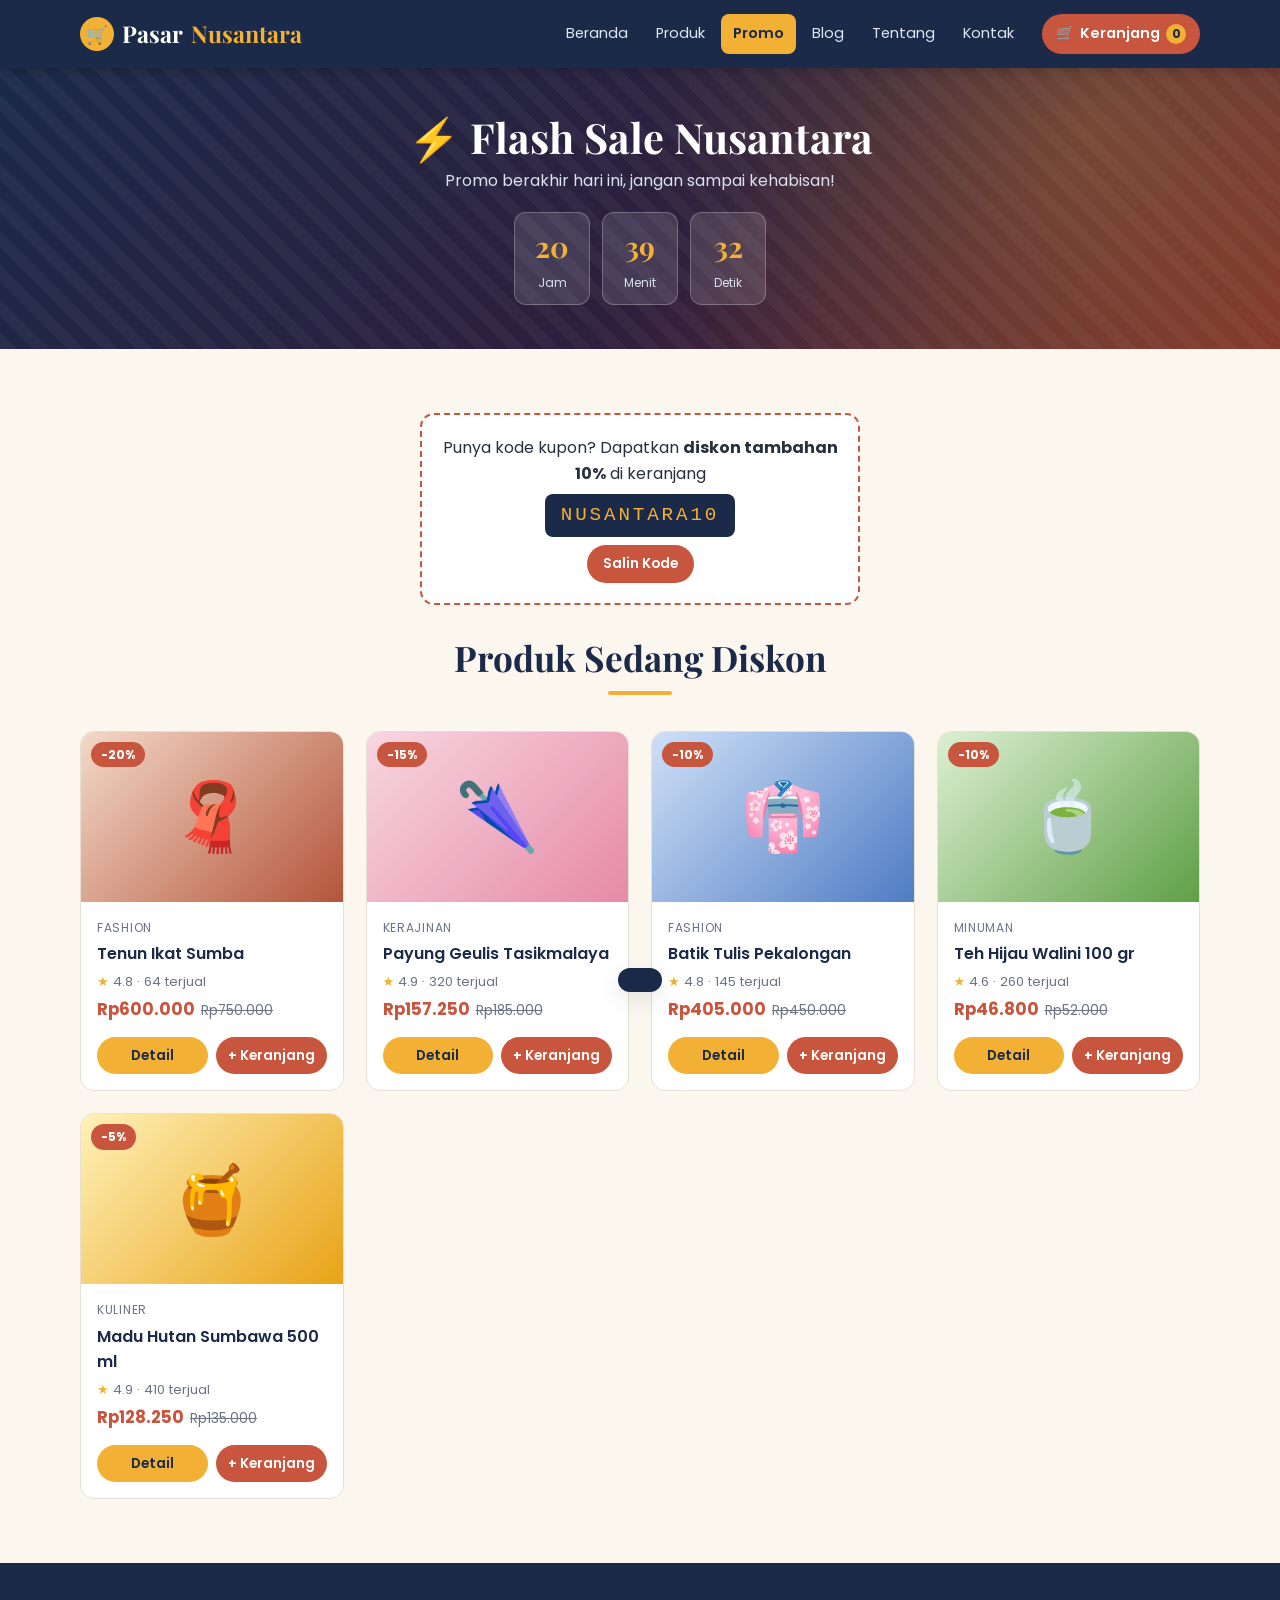
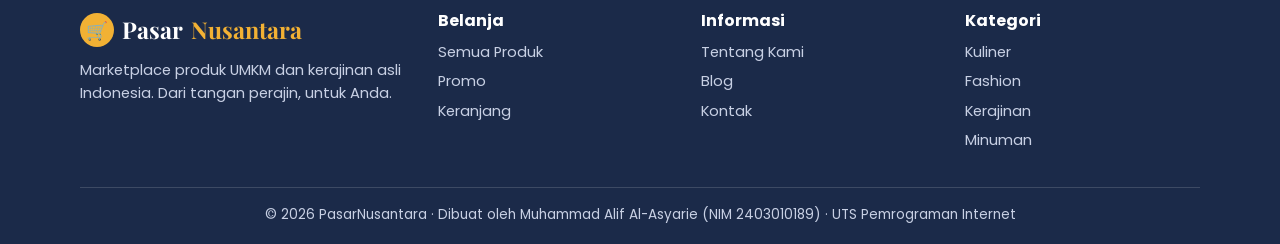
<file: Web_PasarNusantara/promo.html>
<!DOCTYPE html>
<html lang="id">
<head>
  <meta charset="UTF-8">
  <meta name="viewport" content="width=device-width, initial-scale=1">
  <meta name="description" content="PasarNusantara - toko online produk UMKM dan kerajinan asli Indonesia.">
  <title>Promo | PasarNusantara</title>
  <link rel="icon" href="data:image/svg+xml,%3Csvg xmlns='http://www.w3.org/2000/svg' viewBox='0 0 100 100'%3E%3Ccircle cx='50' cy='50' r='50' fill='%23f2b134'/%3E%3Ctext x='50' y='68' font-size='54' text-anchor='middle'%3E%F0%9F%9B%8D%3C/text%3E%3C/svg%3E">
  <link rel="preconnect" href="https://fonts.googleapis.com">
  <link href="https://fonts.googleapis.com/css2?family=Playfair+Display:wght@600;700&family=Poppins:wght@400;500;600&display=swap" rel="stylesheet">
  <link rel="stylesheet" href="css/style.css">
</head>
<body data-halaman="promo">
  <header id="alif_header">
    <div class="alif_wadah alif_header_isi">
      <a class="alif_logo" href="index.html"><span class="alif_logo_ikon">🛒</span>Pasar<span>Nusantara</span></a>
      <nav id="alif_menu" aria-label="Menu utama">
        <a class="alif_menu_link" data-nav="beranda" href="index.html">Beranda</a>
        <a class="alif_menu_link" data-nav="produk" href="produk.html">Produk</a>
        <a class="alif_menu_link" data-nav="promo" href="promo.html">Promo</a>
        <a class="alif_menu_link" data-nav="blog" href="blog.html">Blog</a>
        <a class="alif_menu_link" data-nav="tentang" href="tentang.html">Tentang</a>
        <a class="alif_menu_link" data-nav="kontak" href="kontak.html">Kontak</a>
      </nav>
      <a class="alif_tombol_keranjang" href="keranjang.html" aria-label="Keranjang belanja">🛒 <span class="alif_teks_keranjang">Keranjang</span> <span id="alif_badge_keranjang">0</span></a>
      <button id="alif_burger" type="button" aria-label="Buka menu" aria-expanded="false">☰</button>
    </div>
  </header>

<section class="alif_hero"><div class="alif_hero_kecil alif_wadah"><h1>⚡ Flash Sale Nusantara</h1><p>Promo berakhir hari ini, jangan sampai kehabisan!</p><div class="alif_hitung_mundur"><div class="alif_kotak_waktu"><b id="alif_jam">00</b><small>Jam</small></div><div class="alif_kotak_waktu"><b id="alif_menit">00</b><small>Menit</small></div><div class="alif_kotak_waktu"><b id="alif_detik">00</b><small>Detik</small></div></div></div></section>

  <section class="alif_bagian">
    <div class="alif_wadah">
      <div class="alif_kupon">
        <p>Punya kode kupon? Dapatkan <b>diskon tambahan 10%</b> di keranjang</p>
        <code>NUSANTARA10</code><br>
        <button type="button" class="alif_tombol alif_tombol_kecil" id="alif_salin_kupon">Salin Kode</button>
      </div>
      <div class="alif_judul_bagian"><h2>Produk Sedang Diskon</h2><div class="alif_garis_emas"></div></div>
      <div class="alif_grid_produk" id="alif_daftar_promo"></div>
    </div>
  </section>


  <footer id="alif_footer">
    <div class="alif_wadah">
      <div class="alif_footer_grid">
        <div><a class="alif_logo" href="index.html"><span class="alif_logo_ikon">🛒</span>Pasar<span>Nusantara</span></a>
          <p style="margin-top:10px;font-size:.92rem">Marketplace produk UMKM dan kerajinan asli Indonesia. Dari tangan perajin, untuk Anda.</p></div>
        <div><h4>Belanja</h4><ul><li><a href="produk.html">Semua Produk</a></li><li><a href="promo.html">Promo</a></li><li><a href="keranjang.html">Keranjang</a></li></ul></div>
        <div><h4>Informasi</h4><ul><li><a href="tentang.html">Tentang Kami</a></li><li><a href="blog.html">Blog</a></li><li><a href="kontak.html">Kontak</a></li></ul></div>
        <div><h4>Kategori</h4><ul><li><a href="produk.html?kategori=Kuliner">Kuliner</a></li><li><a href="produk.html?kategori=Fashion">Fashion</a></li><li><a href="produk.html?kategori=Kerajinan">Kerajinan</a></li><li><a href="produk.html?kategori=Minuman">Minuman</a></li></ul></div>
      </div>
      <p class="alif_hak_cipta">© <span id="alif_tahun">2026</span> PasarNusantara · Dibuat oleh Muhammad Alif Al-Asyarie (NIM 2403010189) · UTS Pemrograman Internet</p>
    </div>
  </footer>

  <button id="alif_naik" type="button" aria-label="Kembali ke atas">↑</button>
  <div id="alif_toast" role="status" aria-live="polite"></div>
  <script src="js/data.js"></script>
  <script src="js/app.js"></script>
</body>
</html>
</file>
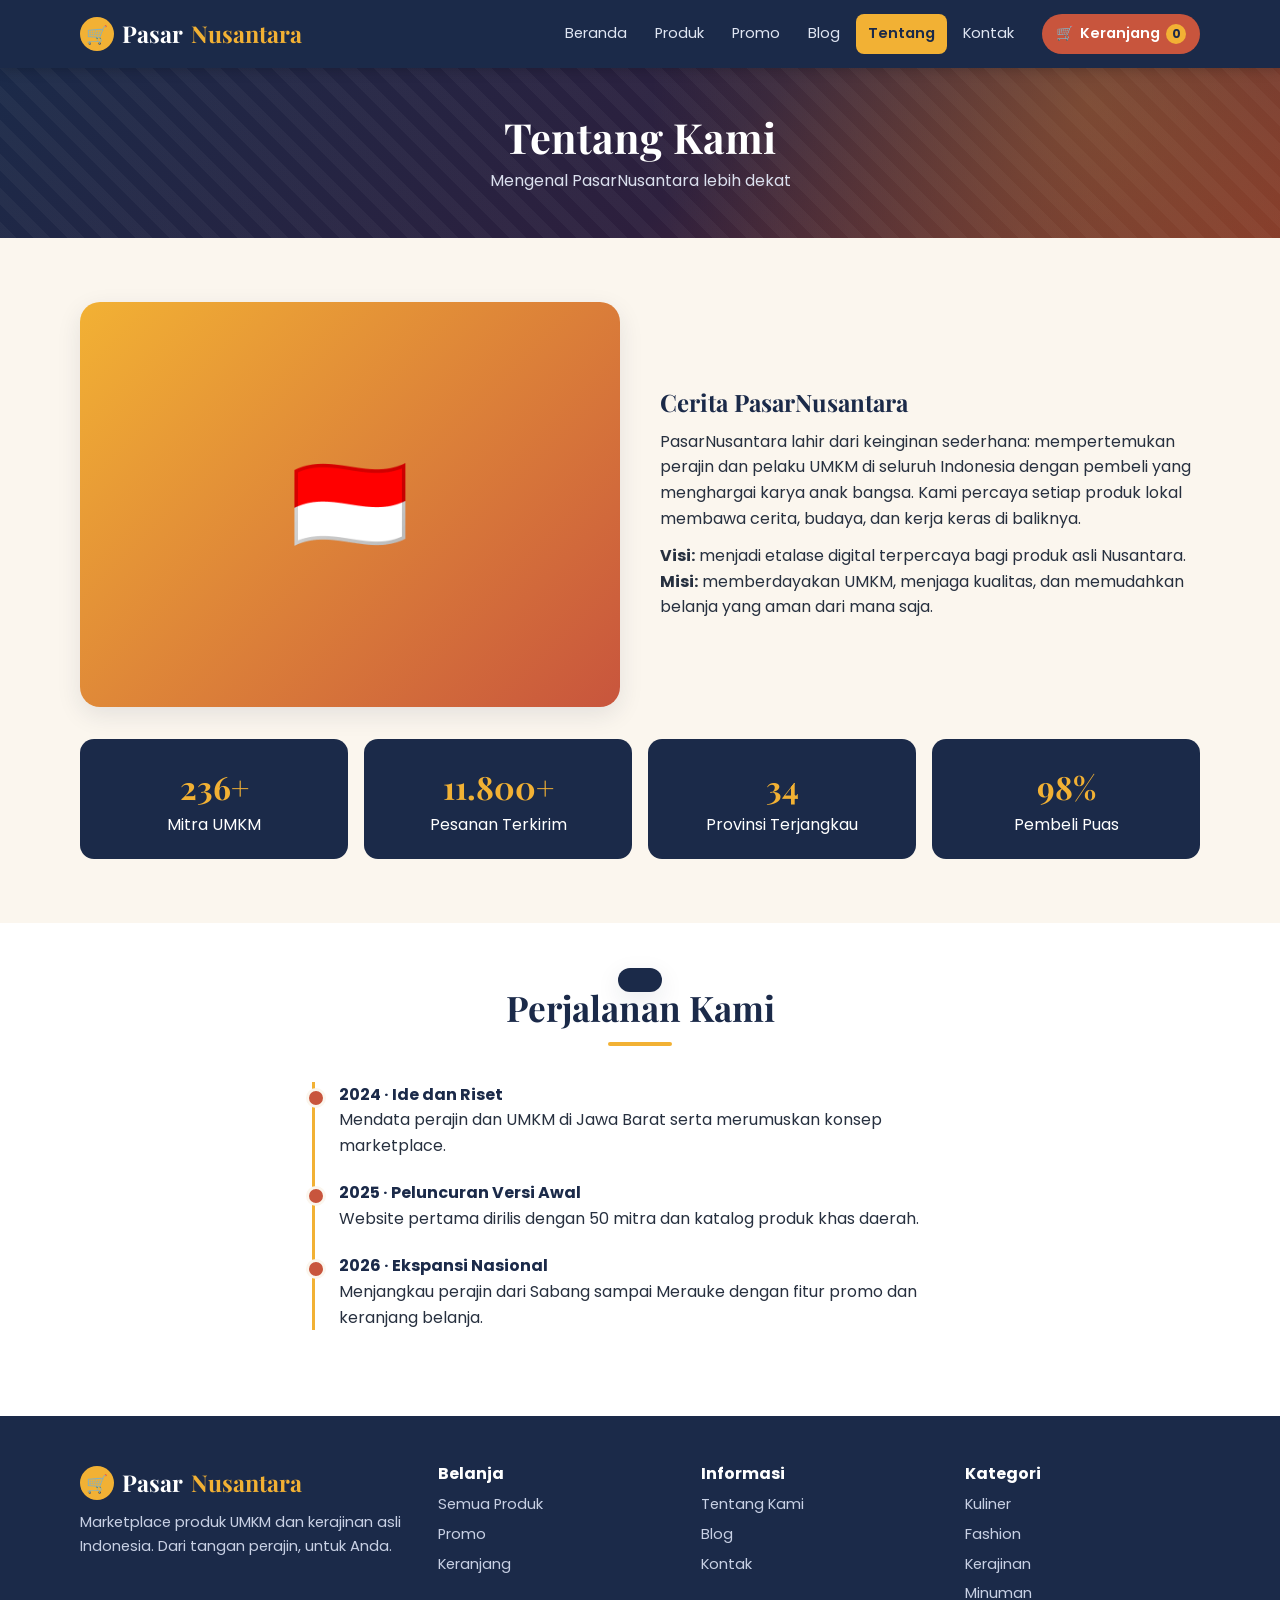
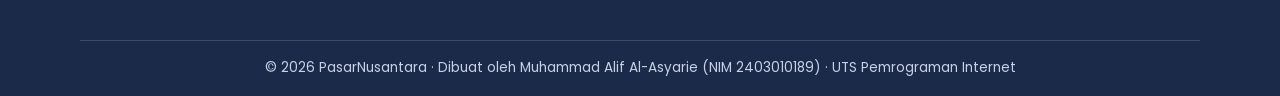
<file: Web_PasarNusantara/tentang.html>
<!DOCTYPE html>
<html lang="id">
<head>
  <meta charset="UTF-8">
  <meta name="viewport" content="width=device-width, initial-scale=1">
  <meta name="description" content="PasarNusantara - toko online produk UMKM dan kerajinan asli Indonesia.">
  <title>Tentang Kami | PasarNusantara</title>
  <link rel="icon" href="data:image/svg+xml,%3Csvg xmlns='http://www.w3.org/2000/svg' viewBox='0 0 100 100'%3E%3Ccircle cx='50' cy='50' r='50' fill='%23f2b134'/%3E%3Ctext x='50' y='68' font-size='54' text-anchor='middle'%3E%F0%9F%9B%8D%3C/text%3E%3C/svg%3E">
  <link rel="preconnect" href="https://fonts.googleapis.com">
  <link href="https://fonts.googleapis.com/css2?family=Playfair+Display:wght@600;700&family=Poppins:wght@400;500;600&display=swap" rel="stylesheet">
  <link rel="stylesheet" href="css/style.css">
</head>
<body data-halaman="tentang">
  <header id="alif_header">
    <div class="alif_wadah alif_header_isi">
      <a class="alif_logo" href="index.html"><span class="alif_logo_ikon">🛒</span>Pasar<span>Nusantara</span></a>
      <nav id="alif_menu" aria-label="Menu utama">
        <a class="alif_menu_link" data-nav="beranda" href="index.html">Beranda</a>
        <a class="alif_menu_link" data-nav="produk" href="produk.html">Produk</a>
        <a class="alif_menu_link" data-nav="promo" href="promo.html">Promo</a>
        <a class="alif_menu_link" data-nav="blog" href="blog.html">Blog</a>
        <a class="alif_menu_link" data-nav="tentang" href="tentang.html">Tentang</a>
        <a class="alif_menu_link" data-nav="kontak" href="kontak.html">Kontak</a>
      </nav>
      <a class="alif_tombol_keranjang" href="keranjang.html" aria-label="Keranjang belanja">🛒 <span class="alif_teks_keranjang">Keranjang</span> <span id="alif_badge_keranjang">0</span></a>
      <button id="alif_burger" type="button" aria-label="Buka menu" aria-expanded="false">☰</button>
    </div>
  </header>

<section class="alif_hero"><div class="alif_hero_kecil alif_wadah"><h1>Tentang Kami</h1><p>Mengenal PasarNusantara lebih dekat</p></div></section>

  <section class="alif_bagian">
    <div class="alif_wadah alif_dua_kolom">
      <div class="alif_visual_tentang" aria-hidden="true">🇮🇩</div>
      <div>
        <h2>Cerita PasarNusantara</h2>
        <p style="margin:12px 0">PasarNusantara lahir dari keinginan sederhana: mempertemukan perajin dan pelaku UMKM di seluruh Indonesia dengan pembeli yang menghargai karya anak bangsa. Kami percaya setiap produk lokal membawa cerita, budaya, dan kerja keras di baliknya.</p>
        <p><b>Visi:</b> menjadi etalase digital terpercaya bagi produk asli Nusantara.<br><b>Misi:</b> memberdayakan UMKM, menjaga kualitas, dan memudahkan belanja yang aman dari mana saja.</p>
      </div>
    </div>
    <div class="alif_wadah">
      <div class="alif_statistik">
        <div class="alif_stat"><b data-target="250" data-akhir="+">0</b>Mitra UMKM</div>
        <div class="alif_stat"><b data-target="12000" data-akhir="+">0</b>Pesanan Terkirim</div>
        <div class="alif_stat"><b data-target="34">0</b>Provinsi Terjangkau</div>
        <div class="alif_stat"><b data-target="98" data-akhir="%">0</b>Pembeli Puas</div>
      </div>
    </div>
  </section>
  <section class="alif_bagian alif_bagian_putih">
    <div class="alif_wadah" style="max-width:720px">
      <div class="alif_judul_bagian"><h2>Perjalanan Kami</h2><div class="alif_garis_emas"></div></div>
      <div class="alif_garis_waktu">
        <div class="alif_titik alif_muncul"><b>2024 · Ide dan Riset</b><p>Mendata perajin dan UMKM di Jawa Barat serta merumuskan konsep marketplace.</p></div>
        <div class="alif_titik alif_muncul"><b>2025 · Peluncuran Versi Awal</b><p>Website pertama dirilis dengan 50 mitra dan katalog produk khas daerah.</p></div>
        <div class="alif_titik alif_muncul"><b>2026 · Ekspansi Nasional</b><p>Menjangkau perajin dari Sabang sampai Merauke dengan fitur promo dan keranjang belanja.</p></div>
      </div>
    </div>
  </section>


  <footer id="alif_footer">
    <div class="alif_wadah">
      <div class="alif_footer_grid">
        <div><a class="alif_logo" href="index.html"><span class="alif_logo_ikon">🛒</span>Pasar<span>Nusantara</span></a>
          <p style="margin-top:10px;font-size:.92rem">Marketplace produk UMKM dan kerajinan asli Indonesia. Dari tangan perajin, untuk Anda.</p></div>
        <div><h4>Belanja</h4><ul><li><a href="produk.html">Semua Produk</a></li><li><a href="promo.html">Promo</a></li><li><a href="keranjang.html">Keranjang</a></li></ul></div>
        <div><h4>Informasi</h4><ul><li><a href="tentang.html">Tentang Kami</a></li><li><a href="blog.html">Blog</a></li><li><a href="kontak.html">Kontak</a></li></ul></div>
        <div><h4>Kategori</h4><ul><li><a href="produk.html?kategori=Kuliner">Kuliner</a></li><li><a href="produk.html?kategori=Fashion">Fashion</a></li><li><a href="produk.html?kategori=Kerajinan">Kerajinan</a></li><li><a href="produk.html?kategori=Minuman">Minuman</a></li></ul></div>
      </div>
      <p class="alif_hak_cipta">© <span id="alif_tahun">2026</span> PasarNusantara · Dibuat oleh Muhammad Alif Al-Asyarie (NIM 2403010189) · UTS Pemrograman Internet</p>
    </div>
  </footer>

  <button id="alif_naik" type="button" aria-label="Kembali ke atas">↑</button>
  <div id="alif_toast" role="status" aria-live="polite"></div>
  <script src="js/data.js"></script>
  <script src="js/app.js"></script>
</body>
</html>
</file>
<file: Web_PasarNusantara/css/style.css>
/* =========================================================
   PasarNusantara - style.css
   Aturan penamaan: semua class/id memakai awalan "alif_"
   ========================================================= */
:root{
  --warna_utama:#1b2a49;
  --warna_aksen:#c8553d;
  --warna_emas:#f2b134;
  --warna_krem:#fbf6ee;
  --warna_teks:#27303f;
  --warna_abu:#6b7385;
  --warna_garis:#e8e0d2;
  --warna_putih:#ffffff;
  --jari:14px;
  --bayang:0 8px 24px rgba(27,42,73,.10);
}
*{box-sizing:border-box;margin:0;padding:0}
html{scroll-behavior:smooth}
body{font-family:'Poppins',system-ui,-apple-system,"Segoe UI",sans-serif;background:var(--warna_krem);color:var(--warna_teks);line-height:1.6}
img,svg{max-width:100%;display:block}
a{color:inherit;text-decoration:none}
ul{list-style:none}
button,input,select,textarea{font:inherit}
h1,h2,h3,h4{font-family:'Playfair Display',Georgia,serif;color:var(--warna_utama);line-height:1.2}

/* ---------- Layout umum ---------- */
.alif_wadah{width:100%;max-width:1160px;margin:0 auto;padding:0 20px}
.alif_bagian{padding:64px 0}
.alif_bagian_putih{background:var(--warna_putih)}
.alif_judul_bagian{text-align:center;margin-bottom:36px}
.alif_judul_bagian h2{font-size:clamp(1.6rem,3vw,2.2rem)}
.alif_judul_bagian p{color:var(--warna_abu);max-width:560px;margin:8px auto 0}
.alif_garis_emas{width:64px;height:4px;border-radius:4px;background:var(--warna_emas);margin:12px auto 0}

/* ---------- Header & menu ---------- */
#alif_header{position:sticky;top:0;z-index:50;background:var(--warna_utama);color:#fff;box-shadow:0 2px 12px rgba(0,0,0,.2)}
.alif_header_isi{display:flex;align-items:center;gap:16px;height:68px}
.alif_logo{font-family:'Playfair Display',Georgia,serif;font-size:1.45rem;font-weight:700;display:flex;align-items:center;gap:8px;color:#fff}
.alif_logo span{color:var(--warna_emas)}
.alif_logo_ikon{width:34px;height:34px;border-radius:50%;background:var(--warna_emas);display:grid;place-items:center;font-size:1.1rem}
#alif_menu{margin-left:auto;display:flex;gap:4px;align-items:center}
.alif_menu_link{padding:8px 12px;border-radius:8px;font-size:.92rem;color:#dfe5f2;transition:.2s}
.alif_menu_link:hover{background:rgba(255,255,255,.12);color:#fff}
.alif_menu_link.alif_aktif{background:var(--warna_emas);color:var(--warna_utama);font-weight:600}
.alif_tombol_keranjang{position:relative;background:var(--warna_aksen);color:#fff;padding:8px 14px;border-radius:999px;font-weight:600;font-size:.9rem;display:inline-flex;gap:6px;align-items:center}
.alif_tombol_keranjang:hover{background:#b0442e}
#alif_badge_keranjang{background:var(--warna_emas);color:var(--warna_utama);min-width:20px;height:20px;border-radius:99px;font-size:.75rem;display:grid;place-items:center;padding:0 5px;font-weight:700}
#alif_burger{display:none;margin-left:auto;background:none;border:0;color:#fff;font-size:1.7rem;cursor:pointer}

/* ---------- Tombol ---------- */
.alif_tombol{display:inline-block;border:0;cursor:pointer;background:var(--warna_aksen);color:#fff;padding:12px 24px;border-radius:999px;font-weight:600;transition:.2s}
.alif_tombol:hover{background:#b0442e;transform:translateY(-2px)}
.alif_tombol_garis{background:transparent;border:2px solid #fff;color:#fff}
.alif_tombol_garis:hover{background:#fff;color:var(--warna_utama)}
.alif_tombol_emas{background:var(--warna_emas);color:var(--warna_utama)}
.alif_tombol_emas:hover{background:#dd9c1f}
.alif_tombol_kecil{padding:8px 16px;font-size:.85rem}
.alif_tombol_penuh{width:100%;text-align:center}

/* ---------- Hero ---------- */
.alif_hero{background:linear-gradient(135deg,#1b2a49 0%,#2d1f3d 55%,#7a2f2a 100%);color:#fff;position:relative;overflow:hidden}
.alif_hero::before{content:"";position:absolute;inset:0;background:
  radial-gradient(circle at 85% 20%,rgba(242,177,52,.25),transparent 40%),
  repeating-linear-gradient(45deg,rgba(255,255,255,.035) 0 12px,transparent 12px 24px)}
.alif_hero_isi{position:relative;display:grid;grid-template-columns:1.1fr .9fr;gap:40px;align-items:center;padding:72px 20px}
.alif_hero_teks h1{color:#fff;font-size:clamp(2rem,5vw,3.4rem)}
.alif_hero_teks h1 em{color:var(--warna_emas);font-style:normal}
.alif_hero_teks p{margin:16px 0 26px;color:#dbe0ee;max-width:480px}
.alif_hero_tombol{display:flex;gap:12px;flex-wrap:wrap}
.alif_hero_gambar{display:grid;grid-template-columns:repeat(2,1fr);gap:14px}
.alif_hero_kotak{aspect-ratio:1;border-radius:20px;display:grid;place-items:center;font-size:3.6rem;box-shadow:0 12px 30px rgba(0,0,0,.3);animation:alif_melayang 5s ease-in-out infinite}
.alif_hero_kotak:nth-child(2){animation-delay:.8s;transform:translateY(24px)}
.alif_hero_kotak:nth-child(3){animation-delay:1.6s}
.alif_hero_kotak:nth-child(4){animation-delay:2.4s;transform:translateY(24px)}
@keyframes alif_melayang{0%,100%{translate:0 0}50%{translate:0 -10px}}
.alif_hero_kecil{padding:44px 20px;position:relative;text-align:center}
.alif_hero_kecil h1{color:#fff;font-size:clamp(1.8rem,4vw,2.6rem)}
.alif_hero_kecil p{color:#dbe0ee;margin-top:6px}

/* ---------- Kartu kategori & fitur ---------- */
.alif_grid_kategori{display:grid;grid-template-columns:repeat(auto-fit,minmax(150px,1fr));gap:16px}
.alif_kartu_kategori{background:#fff;border:1px solid var(--warna_garis);border-radius:var(--jari);padding:24px 12px;text-align:center;cursor:pointer;transition:.25s}
.alif_kartu_kategori:hover{transform:translateY(-6px);box-shadow:var(--bayang);border-color:var(--warna_emas)}
.alif_kartu_kategori b{display:block;font-size:2.2rem}
.alif_kartu_kategori strong{display:block;margin-top:6px;color:var(--warna_utama)}
.alif_kartu_kategori small{color:var(--warna_abu)}
.alif_grid_fitur{display:grid;grid-template-columns:repeat(auto-fit,minmax(220px,1fr));gap:20px}
.alif_kartu_fitur{padding:24px;border-radius:var(--jari);background:var(--warna_krem);border:1px solid var(--warna_garis)}
.alif_kartu_fitur i{font-style:normal;font-size:2rem}
.alif_kartu_fitur h3{font-size:1.1rem;margin:8px 0 4px}
.alif_kartu_fitur p{font-size:.92rem;color:var(--warna_abu)}

/* ---------- Produk ---------- */
.alif_grid_produk{display:grid;grid-template-columns:repeat(auto-fill,minmax(230px,1fr));gap:22px}
.alif_card_produk{background:#fff;border-radius:var(--jari);overflow:hidden;border:1px solid var(--warna_garis);display:flex;flex-direction:column;transition:.25s;position:relative}
.alif_card_produk:hover{transform:translateY(-6px);box-shadow:var(--bayang)}
.alif_gambar_produk{height:170px;display:grid;place-items:center;font-size:4.2rem;position:relative}
.alif_label_diskon{position:absolute;top:10px;left:10px;background:var(--warna_aksen);color:#fff;font-size:.75rem;font-weight:700;padding:3px 10px;border-radius:99px}
.alif_info_produk{padding:16px;display:flex;flex-direction:column;gap:4px;flex:1}
.alif_kategori_produk{font-size:.75rem;text-transform:uppercase;letter-spacing:.06em;color:var(--warna_abu)}
.alif_nama_produk{font-family:'Poppins',sans-serif;font-size:1rem;font-weight:600;color:var(--warna_utama)}
.alif_rating{font-size:.82rem;color:var(--warna_abu)}
.alif_rating b{color:var(--warna_emas)}
.alif_harga{font-weight:700;color:var(--warna_aksen);font-size:1.05rem}
.alif_harga_coret{text-decoration:line-through;color:var(--warna_abu);font-weight:400;font-size:.85rem;margin-left:6px}
.alif_aksi_produk{display:flex;gap:8px;margin-top:auto;padding-top:10px}
.alif_aksi_produk .alif_tombol{flex:1;text-align:center;white-space:nowrap;padding:8px 10px}

/* ---------- Toolbar katalog ---------- */
.alif_toolbar{display:flex;flex-wrap:wrap;gap:12px;align-items:center;margin-bottom:24px}
.alif_toolbar input,.alif_toolbar select{padding:10px 14px;border:1px solid var(--warna_garis);border-radius:999px;background:#fff;min-width:0}
#alif_cari{flex:1;min-width:180px}
.alif_filter{display:flex;gap:8px;flex-wrap:wrap;margin-bottom:12px}
.alif_chip{border:1px solid var(--warna_garis);background:#fff;padding:7px 16px;border-radius:999px;cursor:pointer;font-size:.9rem;transition:.2s}
.alif_chip:hover{border-color:var(--warna_aksen)}
.alif_chip.alif_aktif{background:var(--warna_utama);color:#fff;border-color:var(--warna_utama)}
#alif_info_hasil{color:var(--warna_abu);font-size:.9rem;margin-bottom:16px}
.alif_kosong{text-align:center;padding:48px 16px;color:var(--warna_abu);grid-column:1/-1}

/* ---------- Detail produk ---------- */
.alif_detail{display:grid;grid-template-columns:1fr 1fr;gap:40px;align-items:start}
.alif_detail_gambar{border-radius:20px;aspect-ratio:1;display:grid;place-items:center;font-size:8rem;box-shadow:var(--bayang)}
.alif_detail_info h1{font-size:clamp(1.6rem,3vw,2.3rem)}
.alif_detail_harga{font-size:1.8rem;font-weight:700;color:var(--warna_aksen);margin:10px 0}
.alif_spesifikasi{margin:16px 0;border:1px solid var(--warna_garis);border-radius:var(--jari);overflow:hidden;background:#fff}
.alif_spesifikasi div{display:flex;padding:10px 16px;border-bottom:1px solid var(--warna_garis);font-size:.92rem}
.alif_spesifikasi div:last-child{border:0}
.alif_spesifikasi span{width:120px;color:var(--warna_abu)}
.alif_qty{display:inline-flex;align-items:center;border:1px solid var(--warna_garis);border-radius:999px;background:#fff;overflow:hidden}
.alif_qty button{width:38px;height:38px;border:0;background:none;font-size:1.2rem;cursor:pointer}
.alif_qty button:hover{background:var(--warna_krem)}
.alif_qty span{min-width:36px;text-align:center;font-weight:600}
.alif_baris_beli{display:flex;gap:12px;flex-wrap:wrap;align-items:center;margin-top:18px}

/* ---------- Promo ---------- */
.alif_hitung_mundur{display:flex;gap:12px;justify-content:center;margin-top:18px}
.alif_kotak_waktu{background:rgba(255,255,255,.12);border:1px solid rgba(255,255,255,.25);border-radius:12px;padding:10px 16px;min-width:76px;text-align:center}
.alif_kotak_waktu b{display:block;font-size:1.8rem;font-family:'Playfair Display',serif;color:var(--warna_emas)}
.alif_kotak_waktu small{font-size:.75rem;color:#dbe0ee}
.alif_kupon{background:#fff;border:2px dashed var(--warna_aksen);border-radius:var(--jari);padding:20px;text-align:center;max-width:440px;margin:0 auto 32px}
.alif_kupon code{display:inline-block;background:var(--warna_utama);color:var(--warna_emas);padding:6px 16px;border-radius:8px;font-size:1.2rem;letter-spacing:.15em;margin:8px 0}

/* ---------- Keranjang ---------- */
.alif_keranjang{display:grid;grid-template-columns:1.6fr 1fr;gap:28px;align-items:start}
.alif_item_keranjang{display:grid;grid-template-columns:76px 1fr auto;gap:14px;align-items:center;background:#fff;border:1px solid var(--warna_garis);border-radius:var(--jari);padding:12px;margin-bottom:12px}
.alif_item_gambar{height:76px;border-radius:12px;display:grid;place-items:center;font-size:2.4rem}
.alif_item_nama{font-weight:600;color:var(--warna_utama)}
.alif_item_harga{color:var(--warna_aksen);font-weight:600;font-size:.92rem}
.alif_item_kanan{text-align:right}
.alif_hapus{background:none;border:0;color:var(--warna_abu);cursor:pointer;font-size:.8rem;margin-top:6px}
.alif_hapus:hover{color:var(--warna_aksen)}
.alif_ringkasan{background:#fff;border:1px solid var(--warna_garis);border-radius:var(--jari);padding:22px;position:sticky;top:90px}
.alif_ringkasan h3{margin-bottom:12px}
.alif_baris_total{display:flex;justify-content:space-between;padding:6px 0;font-size:.95rem}
.alif_baris_total.alif_besar{border-top:1px solid var(--warna_garis);margin-top:8px;padding-top:12px;font-weight:700;font-size:1.15rem;color:var(--warna_utama)}
.alif_baris_kupon{display:flex;gap:8px;margin:12px 0}

/* ---------- Formulir ---------- */
.alif_form{background:#fff;border:1px solid var(--warna_garis);border-radius:var(--jari);padding:26px}
.alif_grup{margin-bottom:14px}
.alif_grup label{display:block;font-size:.88rem;font-weight:600;margin-bottom:4px}
.alif_grup input,.alif_grup select,.alif_grup textarea,.alif_baris_kupon input{width:100%;padding:11px 14px;border:1px solid var(--warna_garis);border-radius:10px;background:var(--warna_krem)}
.alif_grup input:focus,.alif_grup select:focus,.alif_grup textarea:focus,.alif_baris_kupon input:focus,.alif_toolbar input:focus,.alif_toolbar select:focus{outline:2px solid var(--warna_emas);border-color:var(--warna_emas)}
.alif_grup textarea{min-height:130px;resize:vertical}
.alif_galat{color:#c0392b;font-size:.8rem;min-height:1.1em;display:block;margin-top:2px}
.alif_sukses{background:#e3f4e8;color:#14693a;border-radius:10px;padding:14px;margin-bottom:14px;font-weight:600}
.alif_kontak_grid{display:grid;grid-template-columns:1fr 1.3fr;gap:28px}
.alif_kartu_info{background:var(--warna_utama);color:#fff;border-radius:var(--jari);padding:26px}
.alif_kartu_info h3{color:#fff;margin-bottom:12px}
.alif_kartu_info li{margin:12px 0;display:flex;gap:10px}
.alif_kartu_info small{color:#c8d0e4;display:block}
.alif_faq_item{background:#fff;border:1px solid var(--warna_garis);border-radius:12px;margin-bottom:10px;overflow:hidden}
.alif_faq_tanya{width:100%;text-align:left;border:0;background:none;padding:14px 18px;font-weight:600;cursor:pointer;display:flex;justify-content:space-between;color:var(--warna_utama)}
.alif_faq_jawab{max-height:0;overflow:hidden;padding:0 18px;color:var(--warna_abu);transition:.3s}
.alif_faq_item.alif_buka .alif_faq_jawab{max-height:200px;padding:0 18px 16px}

/* ---------- Tentang & blog ---------- */
.alif_dua_kolom{display:grid;grid-template-columns:1fr 1fr;gap:40px;align-items:center}
.alif_visual_tentang{border-radius:20px;background:linear-gradient(135deg,var(--warna_emas),var(--warna_aksen));aspect-ratio:4/3;display:grid;place-items:center;font-size:6rem;box-shadow:var(--bayang)}
.alif_statistik{display:grid;grid-template-columns:repeat(auto-fit,minmax(150px,1fr));gap:16px;margin-top:32px}
.alif_stat{background:var(--warna_utama);color:#fff;border-radius:var(--jari);padding:22px;text-align:center}
.alif_stat b{display:block;font-size:2rem;font-family:'Playfair Display',serif;color:var(--warna_emas)}
.alif_garis_waktu{border-left:3px solid var(--warna_emas);margin-left:12px;padding-left:24px}
.alif_titik{position:relative;margin-bottom:22px}
.alif_titik::before{content:"";position:absolute;left:-33px;top:6px;width:14px;height:14px;border-radius:50%;background:var(--warna_aksen);border:3px solid var(--warna_krem)}
.alif_titik b{color:var(--warna_utama)}
.alif_grid_blog{display:grid;grid-template-columns:repeat(auto-fit,minmax(300px,1fr));gap:22px}
.alif_kartu_blog{background:#fff;border:1px solid var(--warna_garis);border-radius:var(--jari);overflow:hidden}
.alif_gambar_blog{height:140px;display:grid;place-items:center;font-size:3.6rem}
.alif_isi_blog{padding:18px}
.alif_meta{font-size:.78rem;color:var(--warna_abu);margin-bottom:6px}
.alif_isi_blog h3{font-size:1.2rem;margin-bottom:8px}
.alif_selengkapnya{max-height:0;overflow:hidden;transition:max-height .35s;color:var(--warna_abu);font-size:.92rem}
.alif_kartu_blog.alif_buka .alif_selengkapnya{max-height:300px;margin-top:8px}
.alif_testi{background:#fff;border-radius:var(--jari);padding:28px;text-align:center;max-width:620px;margin:0 auto;box-shadow:var(--bayang);min-height:170px}
.alif_testi p{font-style:italic;font-size:1.05rem}
.alif_testi b{display:block;margin-top:12px;color:var(--warna_aksen)}
.alif_titik_slide{display:flex;gap:8px;justify-content:center;margin-top:14px}
.alif_titik_slide button{width:10px;height:10px;border-radius:50%;border:0;background:var(--warna_garis);cursor:pointer}
.alif_titik_slide button.alif_aktif{background:var(--warna_aksen)}

/* ---------- Footer, toast, naik ---------- */
#alif_footer{background:var(--warna_utama);color:#c8d0e4;padding:48px 0 18px;margin-top:0}
.alif_footer_grid{display:grid;grid-template-columns:1.4fr 1fr 1fr 1fr;gap:28px}
#alif_footer h4{color:#fff;font-family:'Poppins',sans-serif;font-size:1rem;margin-bottom:10px}
#alif_footer li{margin:6px 0;font-size:.92rem}
#alif_footer a:hover{color:var(--warna_emas)}
.alif_hak_cipta{border-top:1px solid rgba(255,255,255,.15);margin-top:28px;padding-top:16px;text-align:center;font-size:.85rem}
#alif_toast{position:fixed;left:50%;bottom:28px;transform:translate(-50%,120px);background:var(--warna_utama);color:#fff;padding:12px 22px;border-radius:999px;box-shadow:var(--bayang);transition:.35s;z-index:100;font-size:.92rem}
#alif_toast.alif_tampil{transform:translate(-50%,0)}
#alif_naik{position:fixed;right:20px;bottom:24px;width:46px;height:46px;border-radius:50%;border:0;background:var(--warna_aksen);color:#fff;font-size:1.3rem;cursor:pointer;opacity:0;pointer-events:none;transition:.3s;z-index:40}
#alif_naik.alif_tampil{opacity:1;pointer-events:auto}
.alif_muncul{opacity:0;transform:translateY(24px);transition:.6s}
.alif_muncul.alif_terlihat{opacity:1;transform:none}
.alif_modal_latar{position:fixed;inset:0;background:rgba(0,0,0,.55);display:grid;place-items:center;padding:16px;z-index:90}
.alif_modal{background:#fff;border-radius:18px;padding:30px;max-width:420px;text-align:center}
.alif_modal h3{margin:8px 0}

/* ---------- Responsif ---------- */
@media (max-width:900px){
  .alif_hero_isi,.alif_detail,.alif_keranjang,.alif_kontak_grid,.alif_dua_kolom{grid-template-columns:1fr}
  .alif_footer_grid{grid-template-columns:1fr 1fr}
  .alif_ringkasan{position:static}
  .alif_hero_gambar{max-width:340px}
}
@media (max-width:820px){
  #alif_burger{display:block}
  #alif_menu{position:absolute;top:68px;left:0;right:0;background:var(--warna_utama);flex-direction:column;align-items:stretch;padding:12px 20px 20px;display:none;margin:0}
  #alif_menu.alif_buka{display:flex}
  .alif_tombol_keranjang{margin-left:auto}
  #alif_burger{margin-left:0}
}
@media (max-width:520px){
  .alif_teks_keranjang{display:none}
  .alif_logo{font-size:1.2rem}
  .alif_hero_isi{padding:44px 20px}
  .alif_footer_grid{grid-template-columns:1fr}
  .alif_bagian{padding:44px 0}
  .alif_item_keranjang{grid-template-columns:60px 1fr}
  .alif_item_kanan{grid-column:1/-1;text-align:left;display:flex;justify-content:space-between;align-items:center}
  .alif_item_gambar{height:60px}
}
</file>
